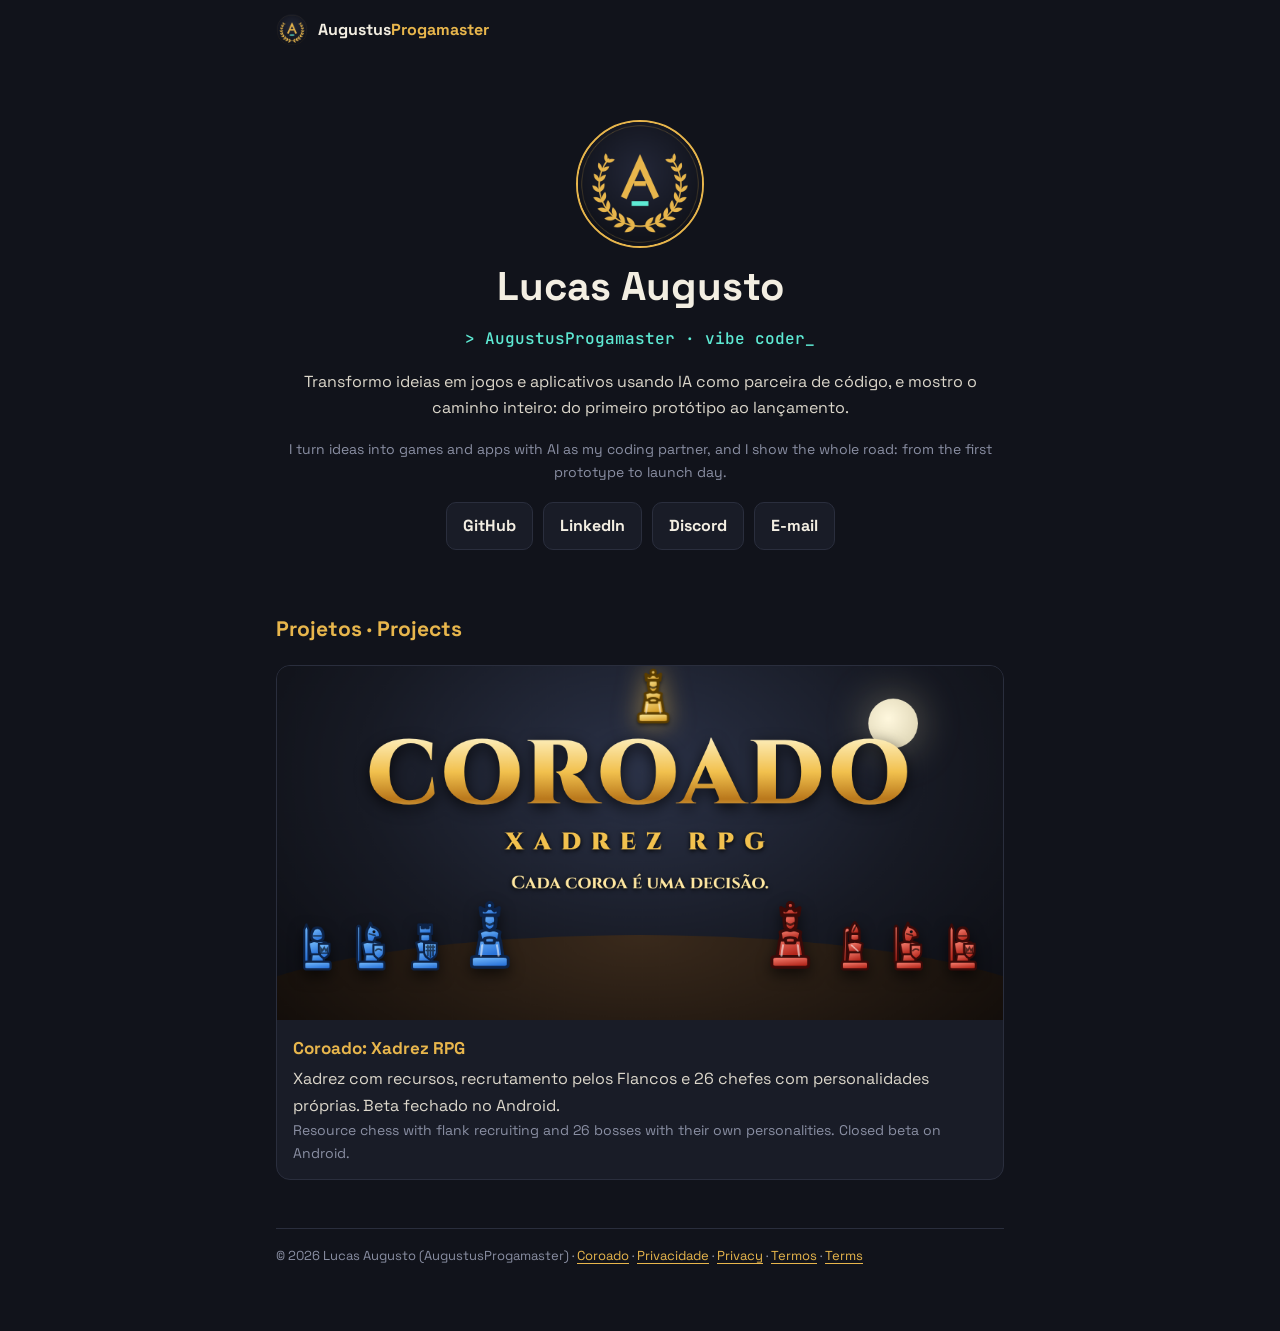
<file: index.html>
<!DOCTYPE html>
<html lang="pt-BR">
<head>
<meta charset="utf-8">
<meta name="viewport" content="width=device-width, initial-scale=1">
<title>AugustusProgamaster · vibe coder</title>
<meta name="theme-color" content="#11131b">
<link rel="icon" href="assets/coroado-icon.svg" type="image/svg+xml">
<link rel="stylesheet" href="assets/site.css">
</head>
<body>
<header class="top"><a class="brand" href="./"><img src="assets/augustus.png" alt=""><span>Augustus<b>Progamaster</b></span></a></header>
<main class="wrap">
<div class="hero">
  <img class="avatar" src="assets/augustus.png" alt="AugustusProgamaster">
  <h1>Lucas Augusto</h1>
  <p class="mono">&gt; AugustusProgamaster · vibe coder_</p>
  <p>Transformo ideias em jogos e aplicativos usando IA como parceira de código, e mostro o caminho inteiro: do primeiro protótipo ao lançamento.</p>
  <p class="muted">I turn ideas into games and apps with AI as my coding partner, and I show the whole road: from the first prototype to launch day.</p>
  <div class="btns">
    <a class="btn" href="https://github.com/AugustusProgamaster">GitHub</a>
    <a class="btn" href="https://www.linkedin.com/in/laoprof/">LinkedIn</a>
    <a class="btn" href="https://discord.gg/r5qRG3N6y">Discord</a>
    <a class="btn" href="mailto:augustusprogamaster@gmail.com">E-mail</a>
  </div>
</div>
<h2>Projetos · Projects</h2>
<a class="card" href="coroado/">
  <img src="assets/coroado-banner.png" alt="Coroado: Xadrez RPG">
  <div class="body"><h3>Coroado: Xadrez RPG</h3><p>Xadrez com recursos, recrutamento pelos Flancos e 26 chefes com personalidades próprias. Beta fechado no Android.</p><p class="muted">Resource chess with flank recruiting and 26 bosses with their own personalities. Closed beta on Android.</p></div>
</a>

<footer>© 2026 Lucas Augusto (AugustusProgamaster) · <a href="coroado/">Coroado</a> · <a href="coroado/privacidade/">Privacidade</a> · <a href="coroado/privacy/">Privacy</a> · <a href="coroado/termos/">Termos</a> · <a href="coroado/terms/">Terms</a></footer>
</main>
</body>
</html>
</file>
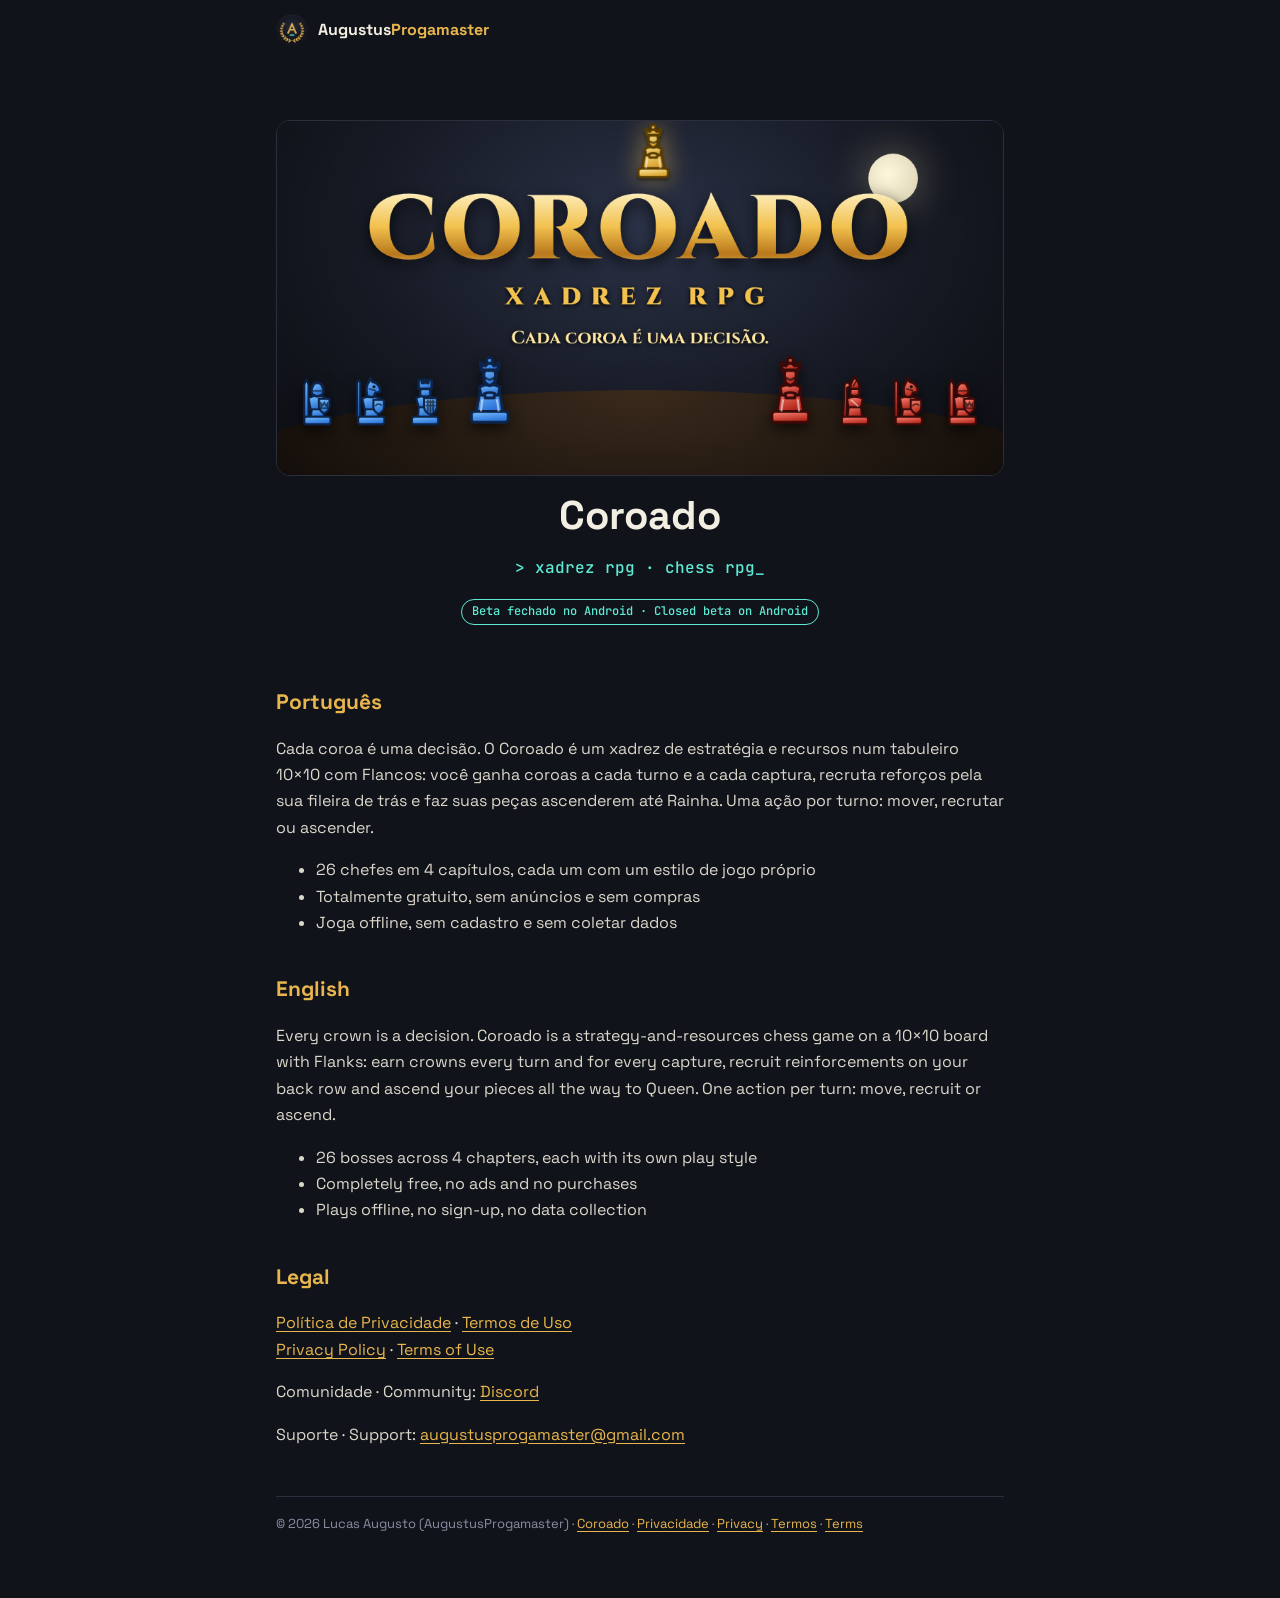
<file: coroado/index.html>
<!DOCTYPE html>
<html lang="pt-BR">
<head>
<meta charset="utf-8">
<meta name="viewport" content="width=device-width, initial-scale=1">
<title>Coroado: Xadrez RPG · Chess RPG</title>
<meta name="theme-color" content="#11131b">
<link rel="icon" href="../assets/coroado-icon.svg" type="image/svg+xml">
<link rel="stylesheet" href="../assets/site.css">
</head>
<body>
<header class="top"><a class="brand" href="../"><img src="../assets/augustus.png" alt=""><span>Augustus<b>Progamaster</b></span></a></header>
<main class="wrap">
<div class="hero">
  <img src="../assets/coroado-banner.png" alt="Coroado: Xadrez RPG" style="width:100%;border-radius:14px;border:1px solid var(--line)">
  <h1>Coroado</h1>
  <p class="mono">&gt; xadrez rpg · chess rpg_</p>
  <p><span class="badge">Beta fechado no Android · Closed beta on Android</span></p>
</div>
<h2>Português</h2>
<p>Cada coroa é uma decisão. O Coroado é um xadrez de estratégia e recursos num tabuleiro 10×10 com Flancos: você ganha coroas a cada turno e a cada captura, recruta reforços pela sua fileira de trás e faz suas peças ascenderem até Rainha. Uma ação por turno: mover, recrutar ou ascender.</p>
<ul>
  <li>26 chefes em 4 capítulos, cada um com um estilo de jogo próprio</li>
  <li>Totalmente gratuito, sem anúncios e sem compras</li>
  <li>Joga offline, sem cadastro e sem coletar dados</li>
</ul>
<h2>English</h2>
<p>Every crown is a decision. Coroado is a strategy-and-resources chess game on a 10×10 board with Flanks: earn crowns every turn and for every capture, recruit reinforcements on your back row and ascend your pieces all the way to Queen. One action per turn: move, recruit or ascend.</p>
<ul>
  <li>26 bosses across 4 chapters, each with its own play style</li>
  <li>Completely free, no ads and no purchases</li>
  <li>Plays offline, no sign-up, no data collection</li>
</ul>
<h2>Legal</h2>
<p><a href="privacidade/">Política de Privacidade</a> · <a href="termos/">Termos de Uso</a><br><a href="privacy/">Privacy Policy</a> · <a href="terms/">Terms of Use</a></p>
<p>Comunidade · Community: <a href="https://discord.gg/r5qRG3N6y">Discord</a></p>
<p>Suporte · Support: <a href="mailto:augustusprogamaster@gmail.com">augustusprogamaster@gmail.com</a></p>

<footer>© 2026 Lucas Augusto (AugustusProgamaster) · <a href="../coroado/">Coroado</a> · <a href="../coroado/privacidade/">Privacidade</a> · <a href="../coroado/privacy/">Privacy</a> · <a href="../coroado/termos/">Termos</a> · <a href="../coroado/terms/">Terms</a></footer>
</main>
</body>
</html>
</file>
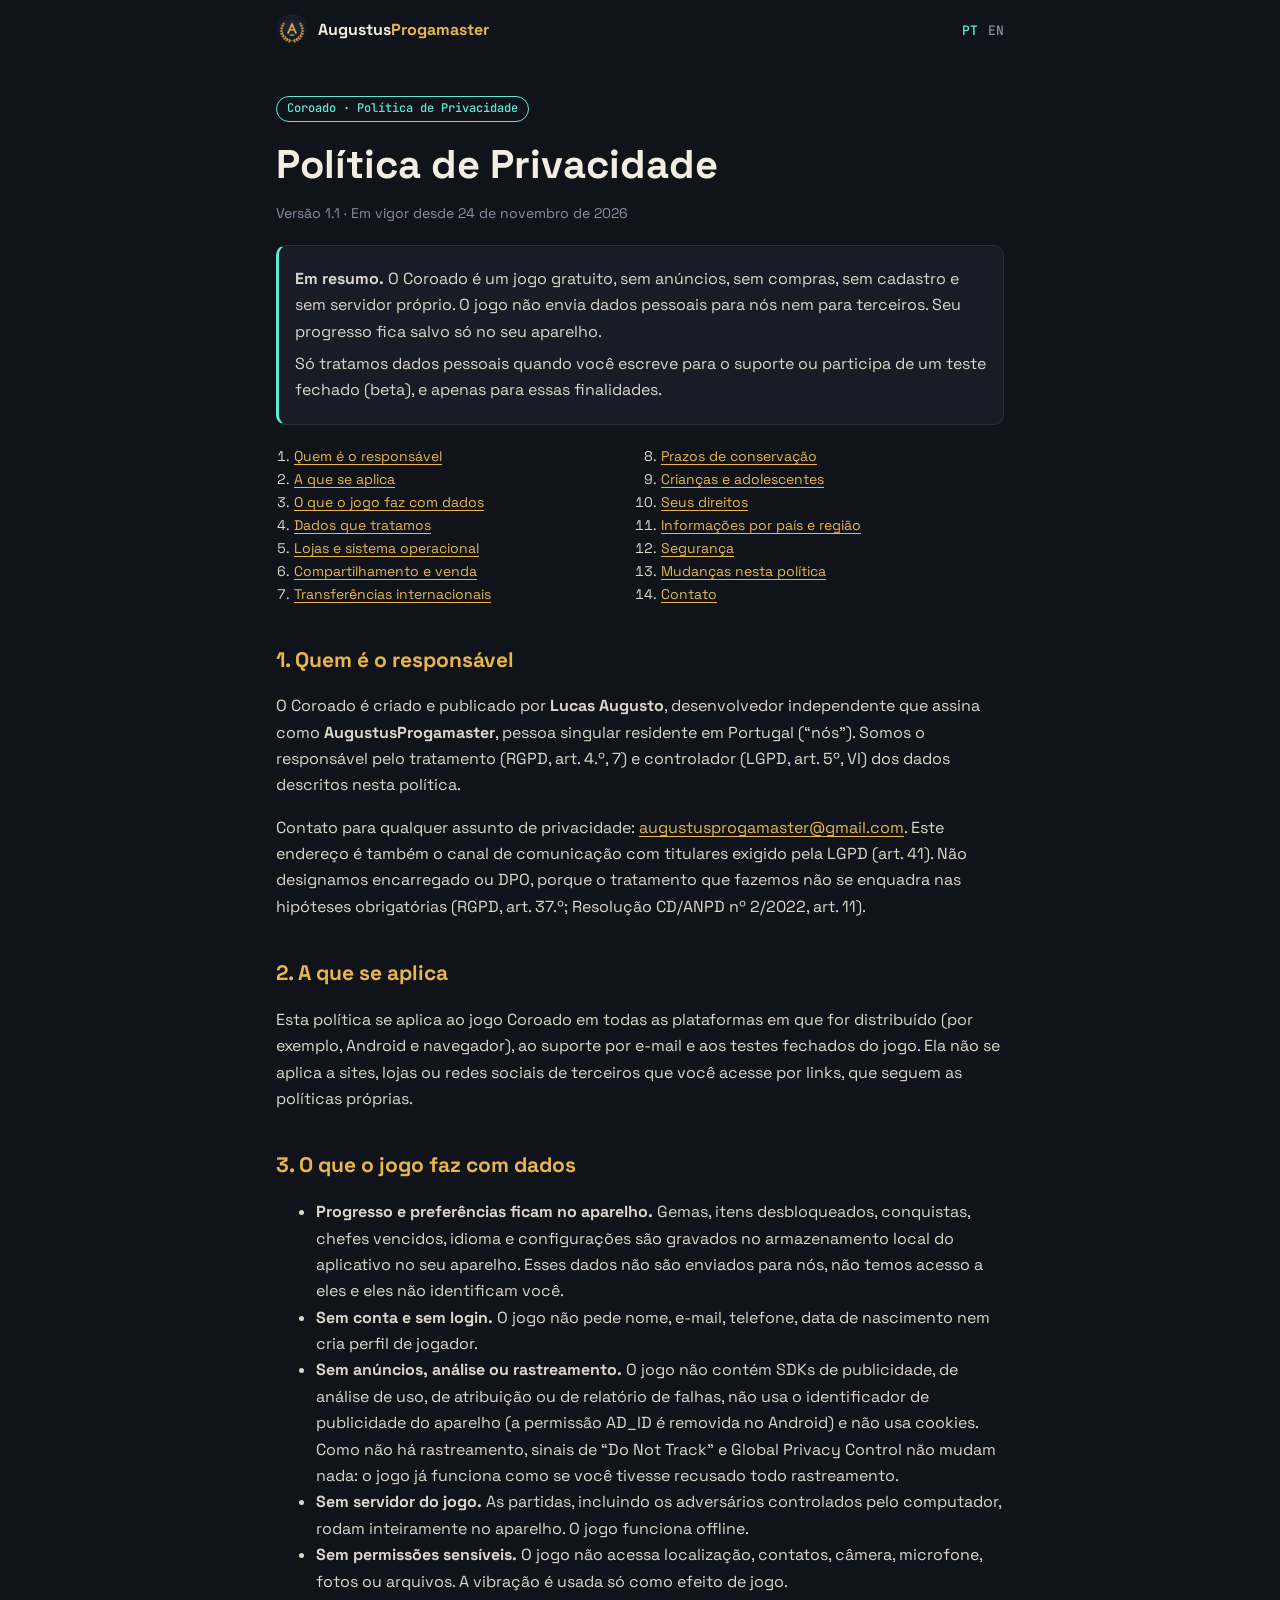
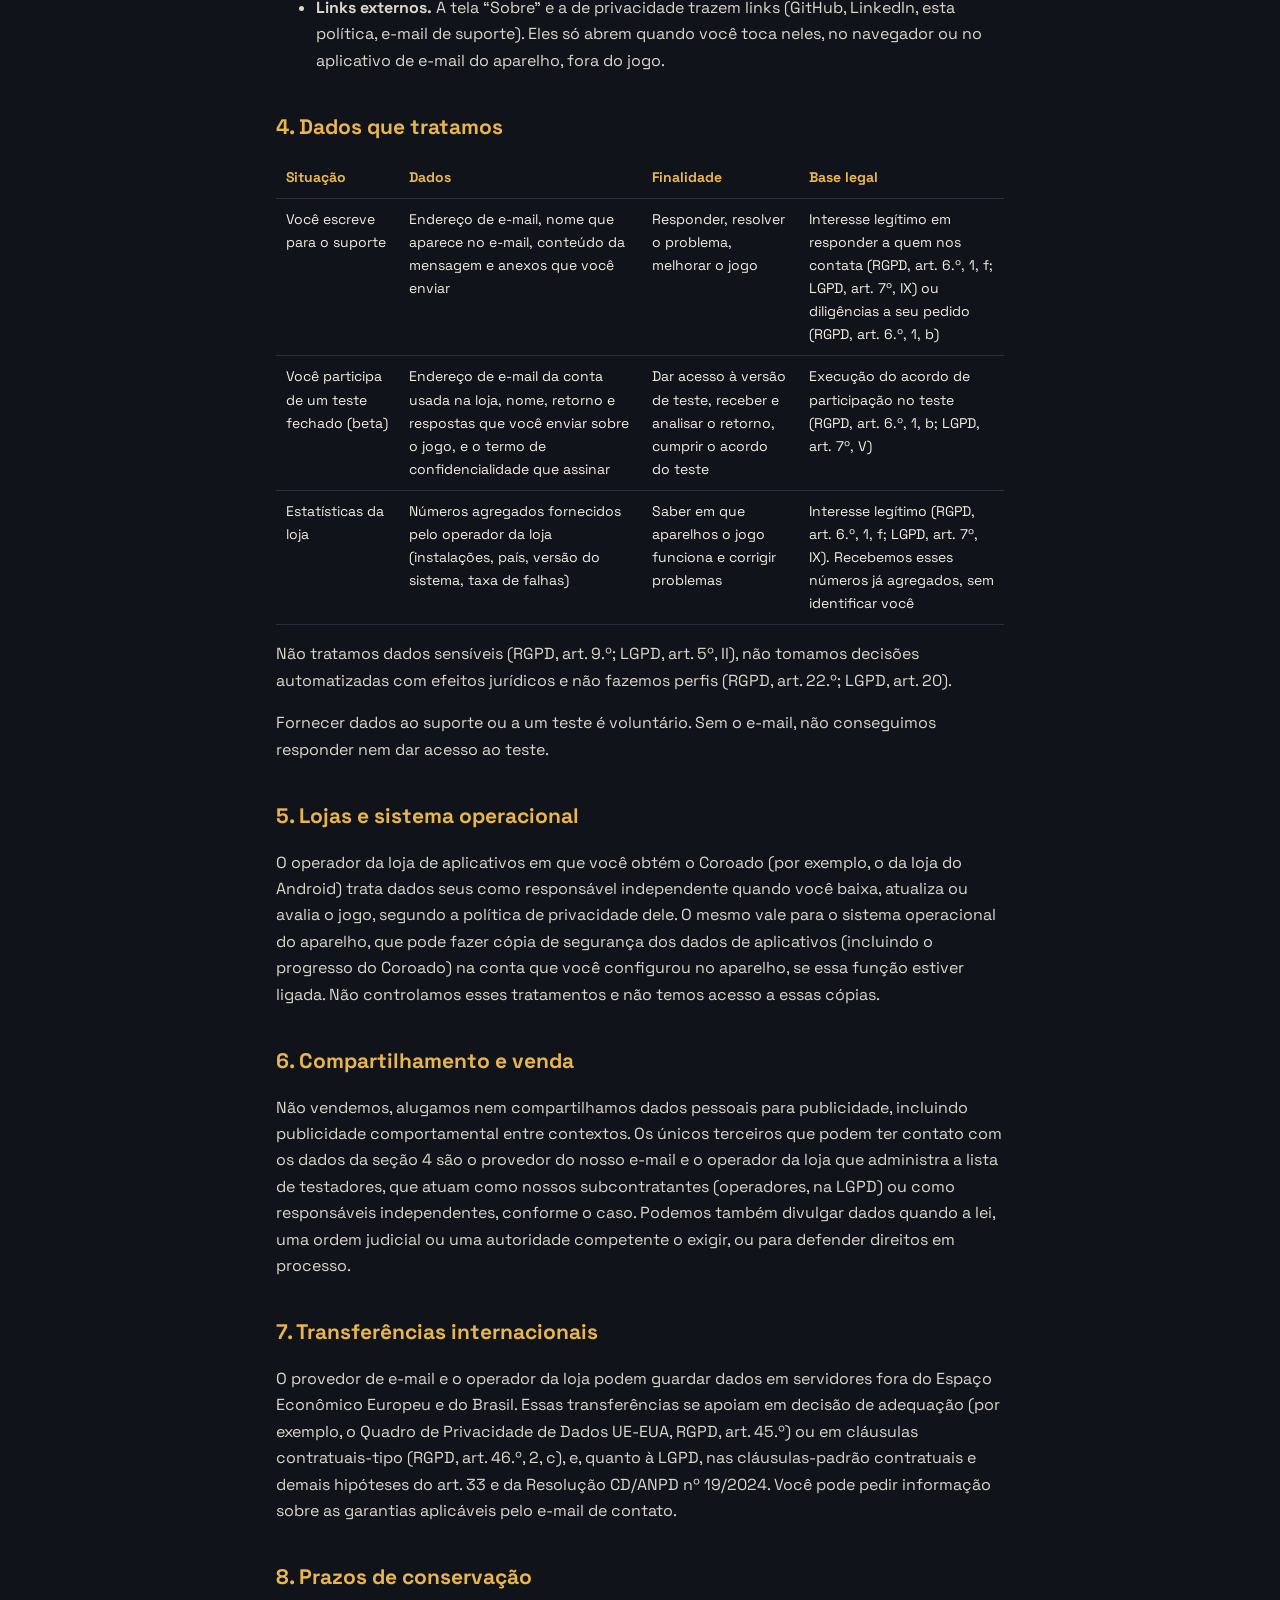
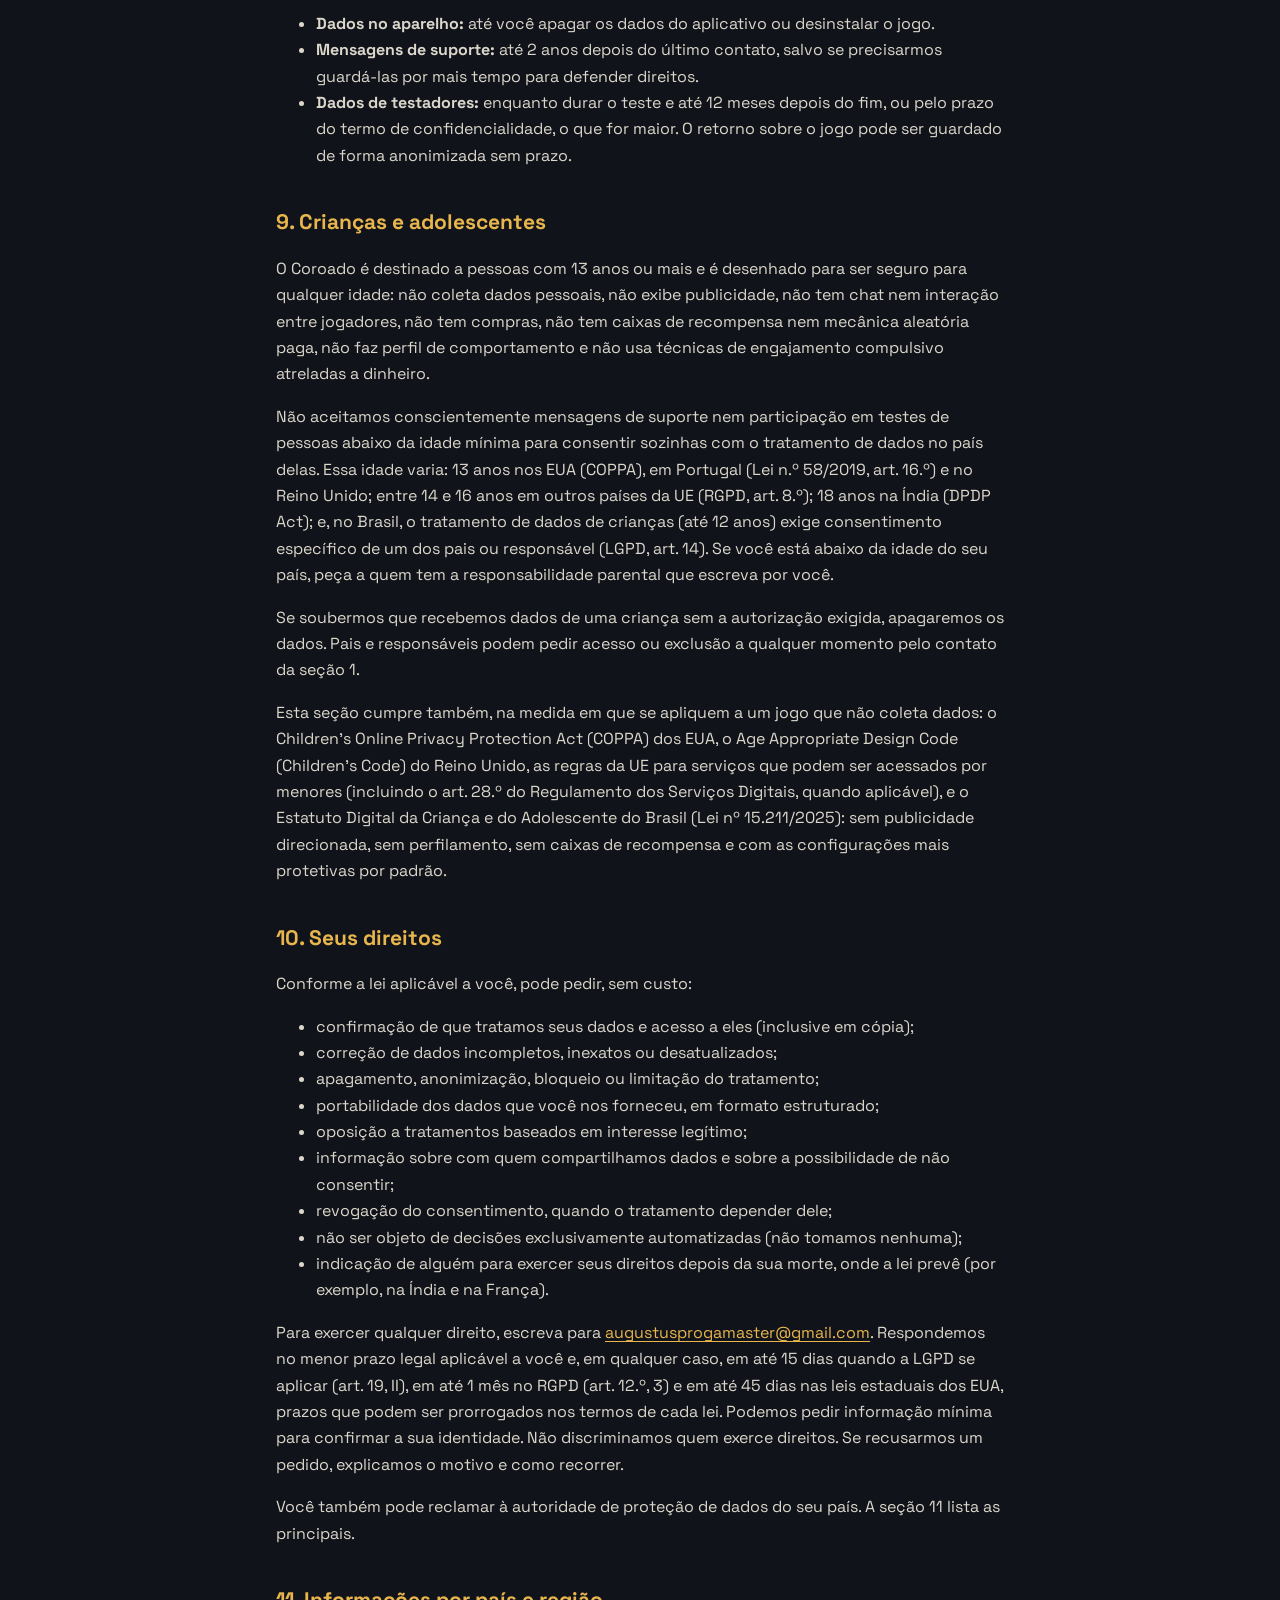
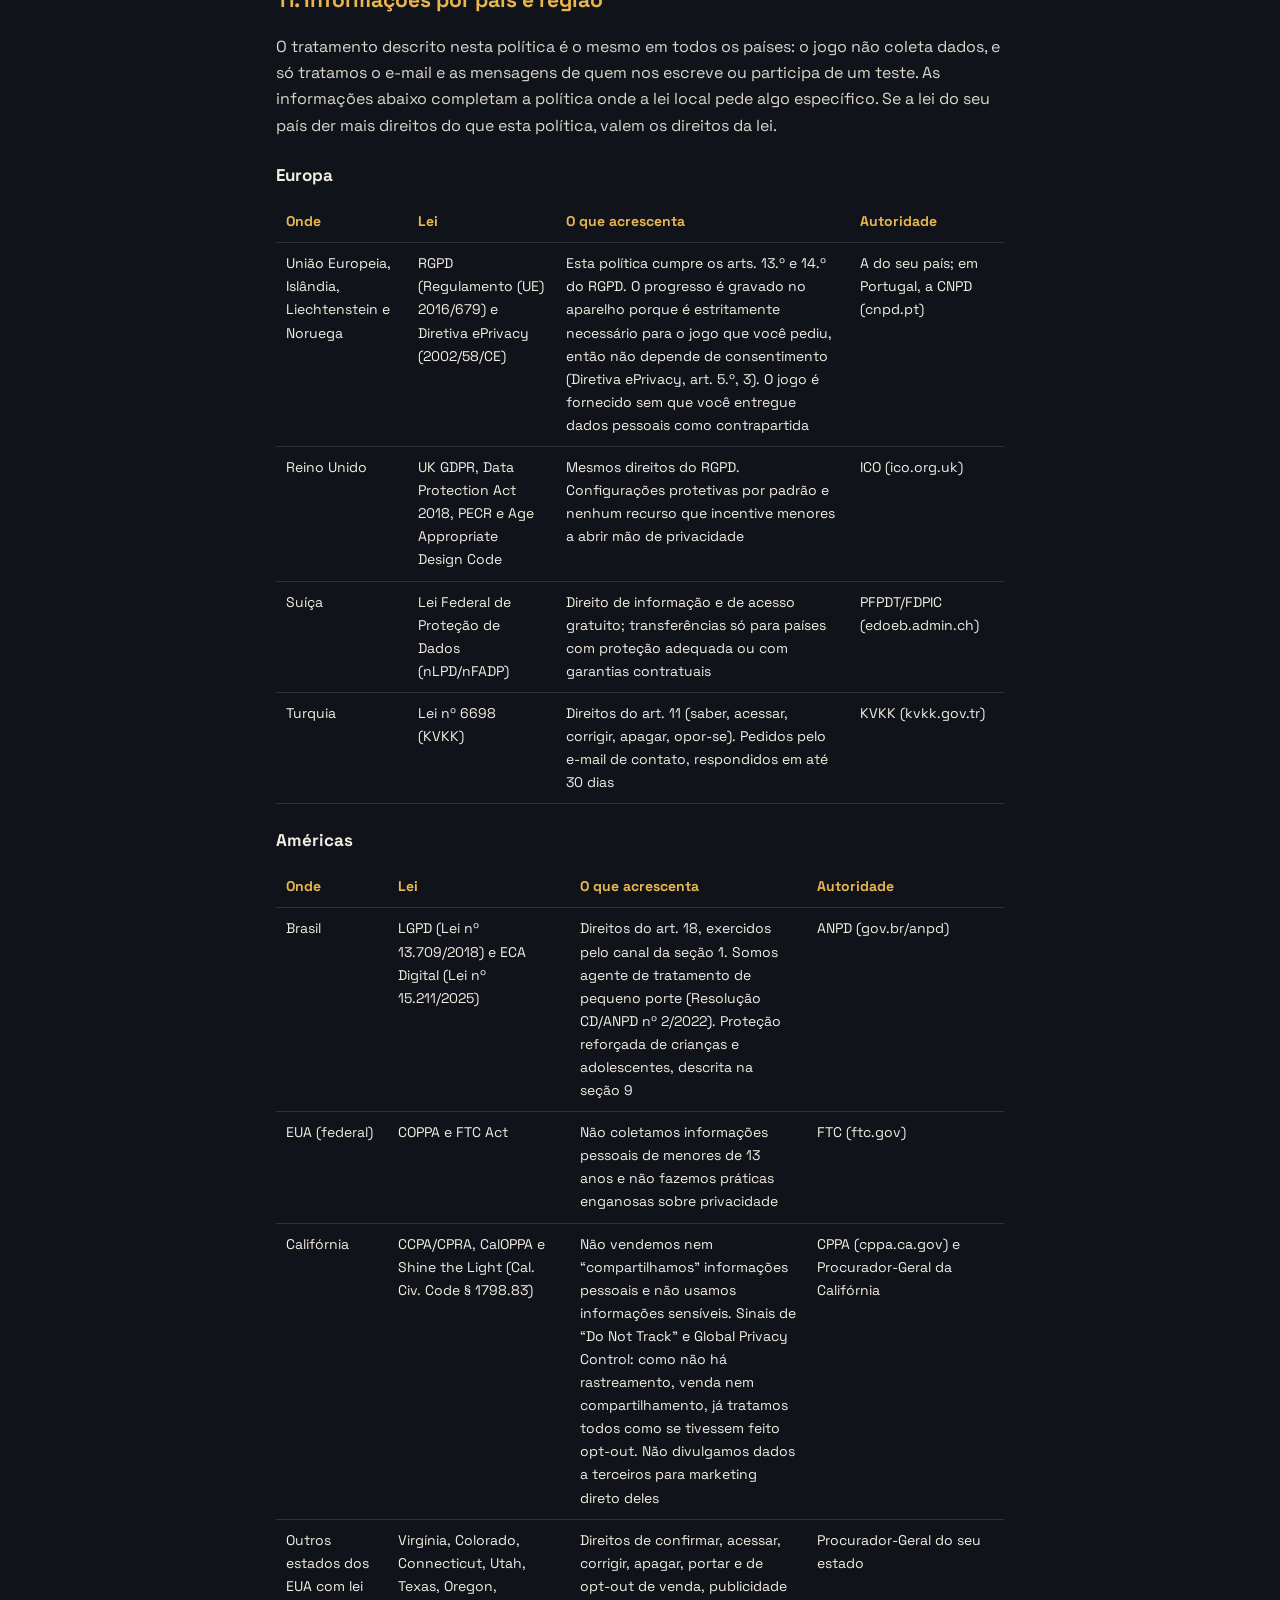
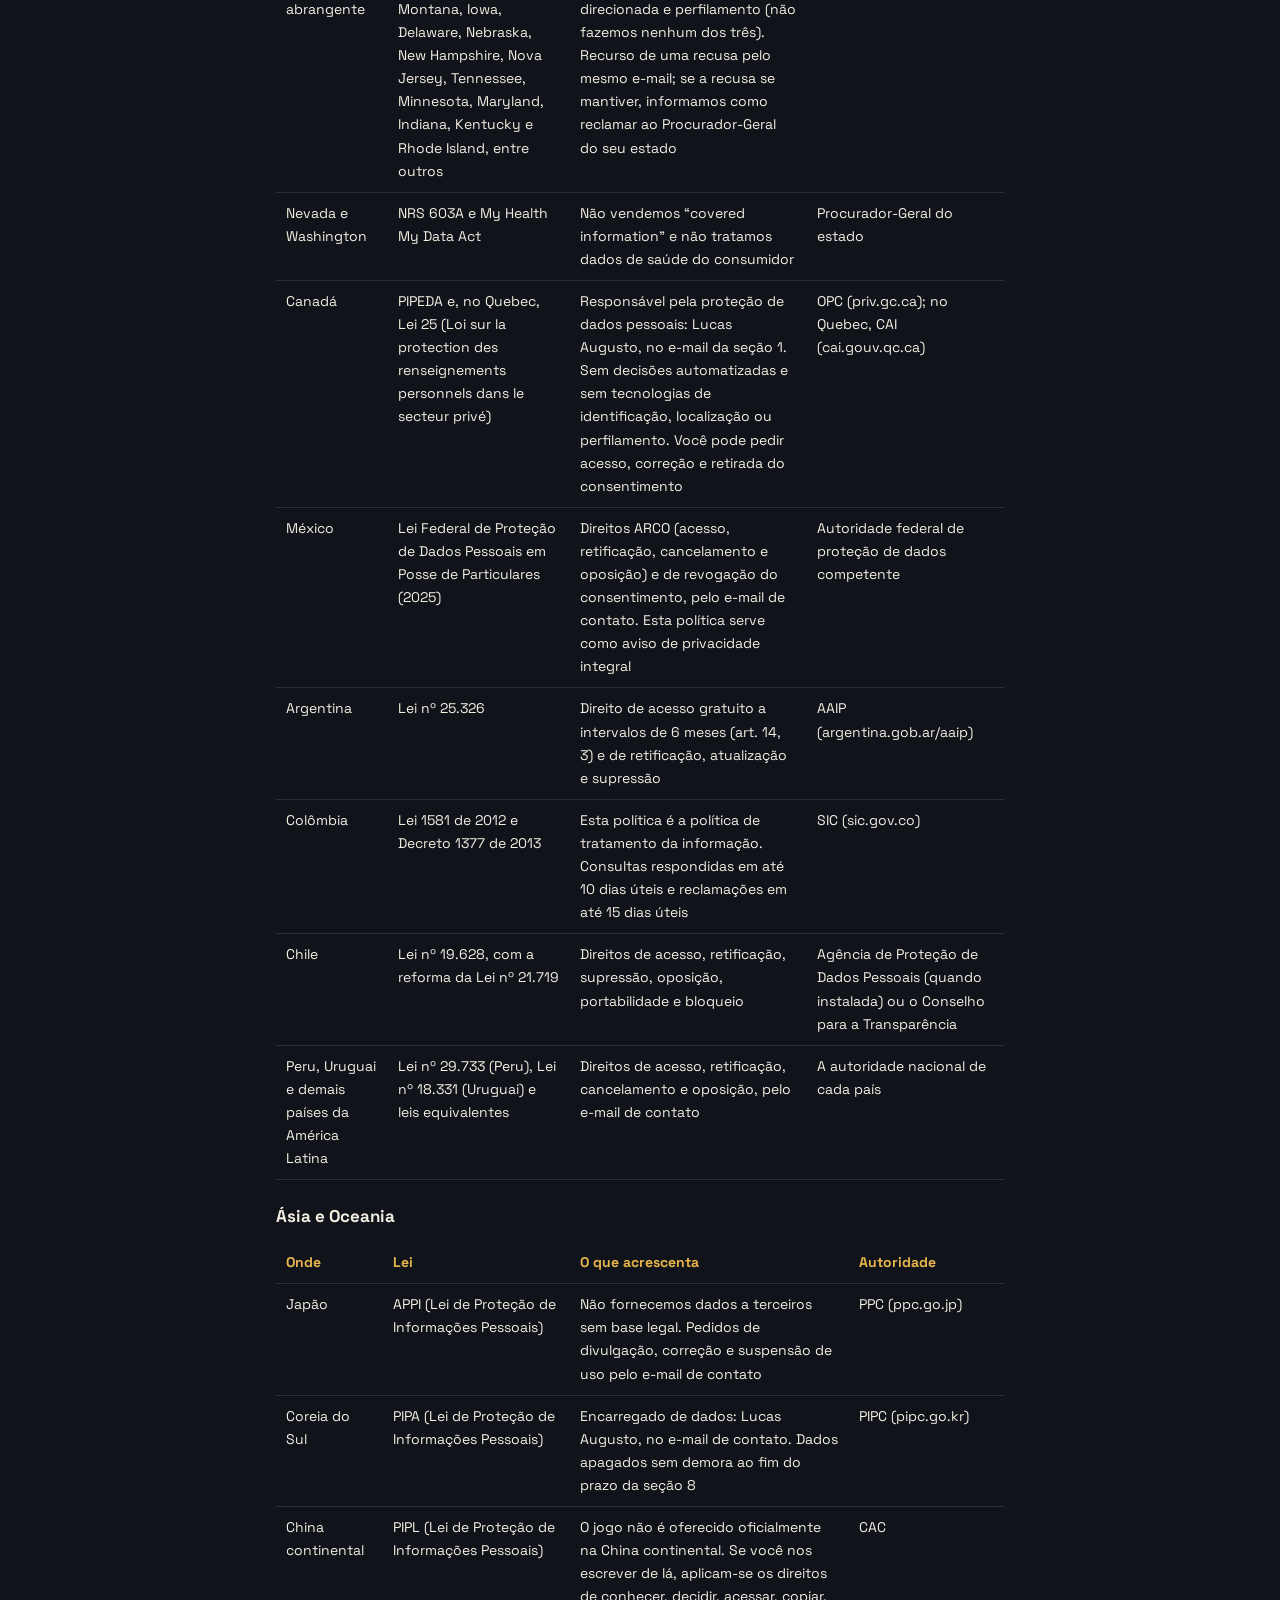
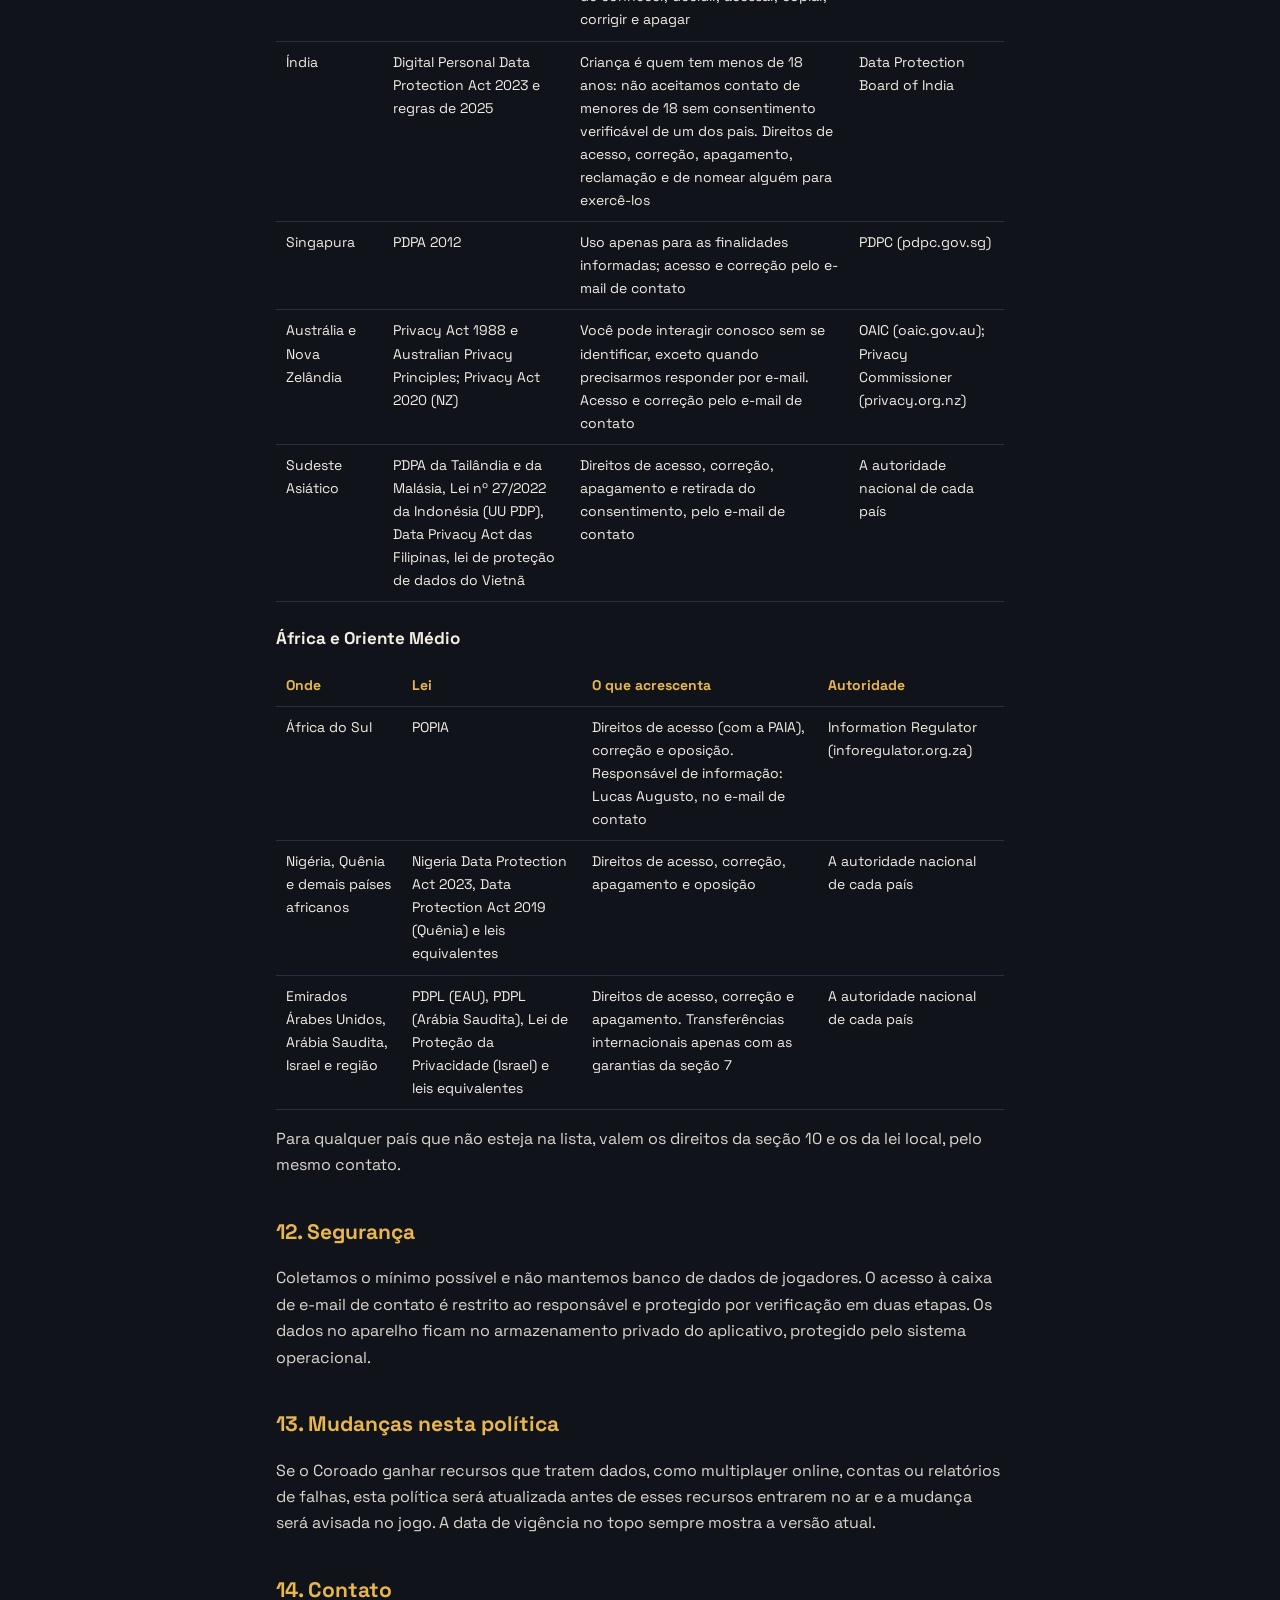
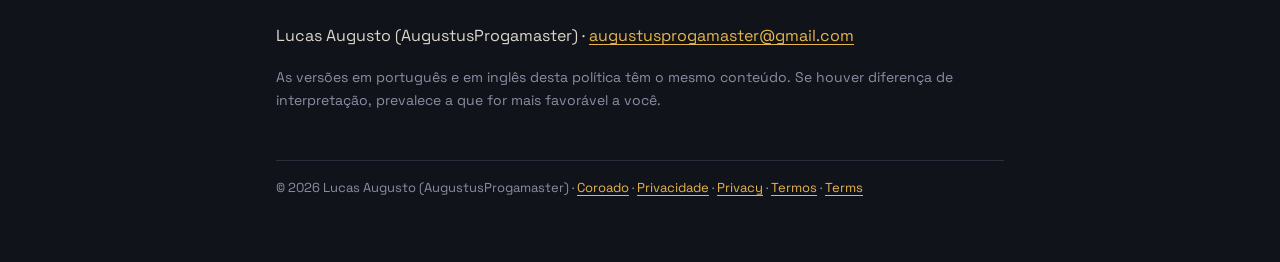
<file: coroado/privacidade/index.html>
<!DOCTYPE html>
<html lang="pt-BR">
<head>
<meta charset="utf-8">
<meta name="viewport" content="width=device-width, initial-scale=1">
<title>Política de Privacidade · Coroado</title>
<meta name="theme-color" content="#11131b">
<link rel="icon" href="../../assets/coroado-icon.svg" type="image/svg+xml">
<link rel="stylesheet" href="../../assets/site.css">
</head>
<body>
<header class="top"><a class="brand" href="../../"><img src="../../assets/augustus.png" alt=""><span>Augustus<b>Progamaster</b></span></a><nav class="lang"><a aria-current="page">PT</a><a href="../privacy/" hreflang="en">EN</a></nav></header>
<main class="wrap">
<p class="badge">Coroado · Política de Privacidade</p>
<h1>Política de Privacidade</h1>
<p class="muted">Versão 1.1 · Em vigor desde 24 de novembro de 2026</p>

<div class="summary">
  <p><b>Em resumo.</b> O Coroado é um jogo gratuito, sem anúncios, sem compras, sem cadastro e sem servidor próprio. O jogo não envia dados pessoais para nós nem para terceiros. Seu progresso fica salvo só no seu aparelho.</p>
  <p>Só tratamos dados pessoais quando você escreve para o suporte ou participa de um teste fechado (beta), e apenas para essas finalidades.</p>
</div>

<ol class="toc">
  <li><a href="#quem">Quem é o responsável</a></li>
  <li><a href="#escopo">A que se aplica</a></li>
  <li><a href="#jogo">O que o jogo faz com dados</a></li>
  <li><a href="#tratamos">Dados que tratamos</a></li>
  <li><a href="#lojas">Lojas e sistema operacional</a></li>
  <li><a href="#partilha">Compartilhamento e venda</a></li>
  <li><a href="#transferencias">Transferências internacionais</a></li>
  <li><a href="#prazos">Prazos de conservação</a></li>
  <li><a href="#criancas">Crianças e adolescentes</a></li>
  <li><a href="#direitos">Seus direitos</a></li>
  <li><a href="#regionais">Informações por país e região</a></li>
  <li><a href="#seguranca">Segurança</a></li>
  <li><a href="#mudancas">Mudanças nesta política</a></li>
  <li><a href="#contato">Contato</a></li>
</ol>

<h2 id="quem">1. Quem é o responsável</h2>
<p>O Coroado é criado e publicado por <b>Lucas Augusto</b>, desenvolvedor independente que assina como <b>AugustusProgamaster</b>, pessoa singular residente em Portugal (“nós”). Somos o responsável pelo tratamento (RGPD, art. 4.º, 7) e controlador (LGPD, art. 5º, VI) dos dados descritos nesta política.</p>
<p>Contato para qualquer assunto de privacidade: <a href="mailto:augustusprogamaster@gmail.com">augustusprogamaster@gmail.com</a>. Este endereço é também o canal de comunicação com titulares exigido pela LGPD (art. 41). Não designamos encarregado ou DPO, porque o tratamento que fazemos não se enquadra nas hipóteses obrigatórias (RGPD, art. 37.º; Resolução CD/ANPD nº 2/2022, art. 11).</p>

<h2 id="escopo">2. A que se aplica</h2>
<p>Esta política se aplica ao jogo Coroado em todas as plataformas em que for distribuído (por exemplo, Android e navegador), ao suporte por e-mail e aos testes fechados do jogo. Ela não se aplica a sites, lojas ou redes sociais de terceiros que você acesse por links, que seguem as políticas próprias.</p>

<h2 id="jogo">3. O que o jogo faz com dados</h2>
<ul>
  <li><b>Progresso e preferências ficam no aparelho.</b> Gemas, itens desbloqueados, conquistas, chefes vencidos, idioma e configurações são gravados no armazenamento local do aplicativo no seu aparelho. Esses dados não são enviados para nós, não temos acesso a eles e eles não identificam você.</li>
  <li><b>Sem conta e sem login.</b> O jogo não pede nome, e-mail, telefone, data de nascimento nem cria perfil de jogador.</li>
  <li><b>Sem anúncios, análise ou rastreamento.</b> O jogo não contém SDKs de publicidade, de análise de uso, de atribuição ou de relatório de falhas, não usa o identificador de publicidade do aparelho (a permissão AD_ID é removida no Android) e não usa cookies. Como não há rastreamento, sinais de “Do Not Track” e Global Privacy Control não mudam nada: o jogo já funciona como se você tivesse recusado todo rastreamento.</li>
  <li><b>Sem servidor do jogo.</b> As partidas, incluindo os adversários controlados pelo computador, rodam inteiramente no aparelho. O jogo funciona offline.</li>
  <li><b>Sem permissões sensíveis.</b> O jogo não acessa localização, contatos, câmera, microfone, fotos ou arquivos. A vibração é usada só como efeito de jogo.</li>
  <li><b>Links externos.</b> A tela “Sobre” e a de privacidade trazem links (GitHub, LinkedIn, esta política, e-mail de suporte). Eles só abrem quando você toca neles, no navegador ou no aplicativo de e-mail do aparelho, fora do jogo.</li>
</ul>

<h2 id="tratamos">4. Dados que tratamos</h2>
<table>
  <tr><th>Situação</th><th>Dados</th><th>Finalidade</th><th>Base legal</th></tr>
  <tr><td>Você escreve para o suporte</td><td>Endereço de e-mail, nome que aparece no e-mail, conteúdo da mensagem e anexos que você enviar</td><td>Responder, resolver o problema, melhorar o jogo</td><td>Interesse legítimo em responder a quem nos contata (RGPD, art. 6.º, 1, f; LGPD, art. 7º, IX) ou diligências a seu pedido (RGPD, art. 6.º, 1, b)</td></tr>
  <tr><td>Você participa de um teste fechado (beta)</td><td>Endereço de e-mail da conta usada na loja, nome, retorno e respostas que você enviar sobre o jogo, e o termo de confidencialidade que assinar</td><td>Dar acesso à versão de teste, receber e analisar o retorno, cumprir o acordo do teste</td><td>Execução do acordo de participação no teste (RGPD, art. 6.º, 1, b; LGPD, art. 7º, V)</td></tr>
  <tr><td>Estatísticas da loja</td><td>Números agregados fornecidos pelo operador da loja (instalações, país, versão do sistema, taxa de falhas)</td><td>Saber em que aparelhos o jogo funciona e corrigir problemas</td><td>Interesse legítimo (RGPD, art. 6.º, 1, f; LGPD, art. 7º, IX). Recebemos esses números já agregados, sem identificar você</td></tr>
</table>
<p>Não tratamos dados sensíveis (RGPD, art. 9.º; LGPD, art. 5º, II), não tomamos decisões automatizadas com efeitos jurídicos e não fazemos perfis (RGPD, art. 22.º; LGPD, art. 20).</p>
<p>Fornecer dados ao suporte ou a um teste é voluntário. Sem o e-mail, não conseguimos responder nem dar acesso ao teste.</p>

<h2 id="lojas">5. Lojas e sistema operacional</h2>
<p>O operador da loja de aplicativos em que você obtém o Coroado (por exemplo, o da loja do Android) trata dados seus como responsável independente quando você baixa, atualiza ou avalia o jogo, segundo a política de privacidade dele. O mesmo vale para o sistema operacional do aparelho, que pode fazer cópia de segurança dos dados de aplicativos (incluindo o progresso do Coroado) na conta que você configurou no aparelho, se essa função estiver ligada. Não controlamos esses tratamentos e não temos acesso a essas cópias.</p>

<h2 id="partilha">6. Compartilhamento e venda</h2>
<p>Não vendemos, alugamos nem compartilhamos dados pessoais para publicidade, incluindo publicidade comportamental entre contextos. Os únicos terceiros que podem ter contato com os dados da seção 4 são o provedor do nosso e-mail e o operador da loja que administra a lista de testadores, que atuam como nossos subcontratantes (operadores, na LGPD) ou como responsáveis independentes, conforme o caso. Podemos também divulgar dados quando a lei, uma ordem judicial ou uma autoridade competente o exigir, ou para defender direitos em processo.</p>

<h2 id="transferencias">7. Transferências internacionais</h2>
<p>O provedor de e-mail e o operador da loja podem guardar dados em servidores fora do Espaço Econômico Europeu e do Brasil. Essas transferências se apoiam em decisão de adequação (por exemplo, o Quadro de Privacidade de Dados UE-EUA, RGPD, art. 45.º) ou em cláusulas contratuais-tipo (RGPD, art. 46.º, 2, c), e, quanto à LGPD, nas cláusulas-padrão contratuais e demais hipóteses do art. 33 e da Resolução CD/ANPD nº 19/2024. Você pode pedir informação sobre as garantias aplicáveis pelo e-mail de contato.</p>

<h2 id="prazos">8. Prazos de conservação</h2>
<ul>
  <li><b>Dados no aparelho:</b> até você apagar os dados do aplicativo ou desinstalar o jogo.</li>
  <li><b>Mensagens de suporte:</b> até 2 anos depois do último contato, salvo se precisarmos guardá-las por mais tempo para defender direitos.</li>
  <li><b>Dados de testadores:</b> enquanto durar o teste e até 12 meses depois do fim, ou pelo prazo do termo de confidencialidade, o que for maior. O retorno sobre o jogo pode ser guardado de forma anonimizada sem prazo.</li>
</ul>

<h2 id="criancas">9. Crianças e adolescentes</h2>
<p>O Coroado é destinado a pessoas com 13 anos ou mais e é desenhado para ser seguro para qualquer idade: não coleta dados pessoais, não exibe publicidade, não tem chat nem interação entre jogadores, não tem compras, não tem caixas de recompensa nem mecânica aleatória paga, não faz perfil de comportamento e não usa técnicas de engajamento compulsivo atreladas a dinheiro.</p>
<p>Não aceitamos conscientemente mensagens de suporte nem participação em testes de pessoas abaixo da idade mínima para consentir sozinhas com o tratamento de dados no país delas. Essa idade varia: 13 anos nos EUA (COPPA), em Portugal (Lei n.º 58/2019, art. 16.º) e no Reino Unido; entre 14 e 16 anos em outros países da UE (RGPD, art. 8.º); 18 anos na Índia (DPDP Act); e, no Brasil, o tratamento de dados de crianças (até 12 anos) exige consentimento específico de um dos pais ou responsável (LGPD, art. 14). Se você está abaixo da idade do seu país, peça a quem tem a responsabilidade parental que escreva por você.</p>
<p>Se soubermos que recebemos dados de uma criança sem a autorização exigida, apagaremos os dados. Pais e responsáveis podem pedir acesso ou exclusão a qualquer momento pelo contato da seção 1.</p>
<p>Esta seção cumpre também, na medida em que se apliquem a um jogo que não coleta dados: o Children’s Online Privacy Protection Act (COPPA) dos EUA, o Age Appropriate Design Code (Children’s Code) do Reino Unido, as regras da UE para serviços que podem ser acessados por menores (incluindo o art. 28.º do Regulamento dos Serviços Digitais, quando aplicável), e o Estatuto Digital da Criança e do Adolescente do Brasil (Lei nº 15.211/2025): sem publicidade direcionada, sem perfilamento, sem caixas de recompensa e com as configurações mais protetivas por padrão.</p>

<h2 id="direitos">10. Seus direitos</h2>
<p>Conforme a lei aplicável a você, pode pedir, sem custo:</p>
<ul>
  <li>confirmação de que tratamos seus dados e acesso a eles (inclusive em cópia);</li>
  <li>correção de dados incompletos, inexatos ou desatualizados;</li>
  <li>apagamento, anonimização, bloqueio ou limitação do tratamento;</li>
  <li>portabilidade dos dados que você nos forneceu, em formato estruturado;</li>
  <li>oposição a tratamentos baseados em interesse legítimo;</li>
  <li>informação sobre com quem compartilhamos dados e sobre a possibilidade de não consentir;</li>
  <li>revogação do consentimento, quando o tratamento depender dele;</li>
  <li>não ser objeto de decisões exclusivamente automatizadas (não tomamos nenhuma);</li>
  <li>indicação de alguém para exercer seus direitos depois da sua morte, onde a lei prevê (por exemplo, na Índia e na França).</li>
</ul>
<p>Para exercer qualquer direito, escreva para <a href="mailto:augustusprogamaster@gmail.com">augustusprogamaster@gmail.com</a>. Respondemos no menor prazo legal aplicável a você e, em qualquer caso, em até 15 dias quando a LGPD se aplicar (art. 19, II), em até 1 mês no RGPD (art. 12.º, 3) e em até 45 dias nas leis estaduais dos EUA, prazos que podem ser prorrogados nos termos de cada lei. Podemos pedir informação mínima para confirmar a sua identidade. Não discriminamos quem exerce direitos. Se recusarmos um pedido, explicamos o motivo e como recorrer.</p>
<p>Você também pode reclamar à autoridade de proteção de dados do seu país. A seção 11 lista as principais.</p>

<h2 id="regionais">11. Informações por país e região</h2>
<p>O tratamento descrito nesta política é o mesmo em todos os países: o jogo não coleta dados, e só tratamos o e-mail e as mensagens de quem nos escreve ou participa de um teste. As informações abaixo completam a política onde a lei local pede algo específico. Se a lei do seu país der mais direitos do que esta política, valem os direitos da lei.</p>

<h3>Europa</h3>
<table>
  <tr><th>Onde</th><th>Lei</th><th>O que acrescenta</th><th>Autoridade</th></tr>
  <tr><td>União Europeia, Islândia, Liechtenstein e Noruega</td><td>RGPD (Regulamento (UE) 2016/679) e Diretiva ePrivacy (2002/58/CE)</td><td>Esta política cumpre os arts. 13.º e 14.º do RGPD. O progresso é gravado no aparelho porque é estritamente necessário para o jogo que você pediu, então não depende de consentimento (Diretiva ePrivacy, art. 5.º, 3). O jogo é fornecido sem que você entregue dados pessoais como contrapartida</td><td>A do seu país; em Portugal, a CNPD (cnpd.pt)</td></tr>
  <tr><td>Reino Unido</td><td>UK GDPR, Data Protection Act 2018, PECR e Age Appropriate Design Code</td><td>Mesmos direitos do RGPD. Configurações protetivas por padrão e nenhum recurso que incentive menores a abrir mão de privacidade</td><td>ICO (ico.org.uk)</td></tr>
  <tr><td>Suíça</td><td>Lei Federal de Proteção de Dados (nLPD/nFADP)</td><td>Direito de informação e de acesso gratuito; transferências só para países com proteção adequada ou com garantias contratuais</td><td>PFPDT/FDPIC (edoeb.admin.ch)</td></tr>
  <tr><td>Turquia</td><td>Lei nº 6698 (KVKK)</td><td>Direitos do art. 11 (saber, acessar, corrigir, apagar, opor-se). Pedidos pelo e-mail de contato, respondidos em até 30 dias</td><td>KVKK (kvkk.gov.tr)</td></tr>
</table>

<h3>Américas</h3>
<table>
  <tr><th>Onde</th><th>Lei</th><th>O que acrescenta</th><th>Autoridade</th></tr>
  <tr><td>Brasil</td><td>LGPD (Lei nº 13.709/2018) e ECA Digital (Lei nº 15.211/2025)</td><td>Direitos do art. 18, exercidos pelo canal da seção 1. Somos agente de tratamento de pequeno porte (Resolução CD/ANPD nº 2/2022). Proteção reforçada de crianças e adolescentes, descrita na seção 9</td><td>ANPD (gov.br/anpd)</td></tr>
  <tr><td>EUA (federal)</td><td>COPPA e FTC Act</td><td>Não coletamos informações pessoais de menores de 13 anos e não fazemos práticas enganosas sobre privacidade</td><td>FTC (ftc.gov)</td></tr>
  <tr><td>Califórnia</td><td>CCPA/CPRA, CalOPPA e Shine the Light (Cal. Civ. Code § 1798.83)</td><td>Não vendemos nem “compartilhamos” informações pessoais e não usamos informações sensíveis. Sinais de “Do Not Track” e Global Privacy Control: como não há rastreamento, venda nem compartilhamento, já tratamos todos como se tivessem feito opt-out. Não divulgamos dados a terceiros para marketing direto deles</td><td>CPPA (cppa.ca.gov) e Procurador-Geral da Califórnia</td></tr>
  <tr><td>Outros estados dos EUA com lei abrangente</td><td>Virgínia, Colorado, Connecticut, Utah, Texas, Oregon, Montana, Iowa, Delaware, Nebraska, New Hampshire, Nova Jersey, Tennessee, Minnesota, Maryland, Indiana, Kentucky e Rhode Island, entre outros</td><td>Direitos de confirmar, acessar, corrigir, apagar, portar e de opt-out de venda, publicidade direcionada e perfilamento (não fazemos nenhum dos três). Recurso de uma recusa pelo mesmo e-mail; se a recusa se mantiver, informamos como reclamar ao Procurador-Geral do seu estado</td><td>Procurador-Geral do seu estado</td></tr>
  <tr><td>Nevada e Washington</td><td>NRS 603A e My Health My Data Act</td><td>Não vendemos “covered information” e não tratamos dados de saúde do consumidor</td><td>Procurador-Geral do estado</td></tr>
  <tr><td>Canadá</td><td>PIPEDA e, no Quebec, Lei 25 (Loi sur la protection des renseignements personnels dans le secteur privé)</td><td>Responsável pela proteção de dados pessoais: Lucas Augusto, no e-mail da seção 1. Sem decisões automatizadas e sem tecnologias de identificação, localização ou perfilamento. Você pode pedir acesso, correção e retirada do consentimento</td><td>OPC (priv.gc.ca); no Quebec, CAI (cai.gouv.qc.ca)</td></tr>
  <tr><td>México</td><td>Lei Federal de Proteção de Dados Pessoais em Posse de Particulares (2025)</td><td>Direitos ARCO (acesso, retificação, cancelamento e oposição) e de revogação do consentimento, pelo e-mail de contato. Esta política serve como aviso de privacidade integral</td><td>Autoridade federal de proteção de dados competente</td></tr>
  <tr><td>Argentina</td><td>Lei nº 25.326</td><td>Direito de acesso gratuito a intervalos de 6 meses (art. 14, 3) e de retificação, atualização e supressão</td><td>AAIP (argentina.gob.ar/aaip)</td></tr>
  <tr><td>Colômbia</td><td>Lei 1581 de 2012 e Decreto 1377 de 2013</td><td>Esta política é a política de tratamento da informação. Consultas respondidas em até 10 dias úteis e reclamações em até 15 dias úteis</td><td>SIC (sic.gov.co)</td></tr>
  <tr><td>Chile</td><td>Lei nº 19.628, com a reforma da Lei nº 21.719</td><td>Direitos de acesso, retificação, supressão, oposição, portabilidade e bloqueio</td><td>Agência de Proteção de Dados Pessoais (quando instalada) ou o Conselho para a Transparência</td></tr>
  <tr><td>Peru, Uruguai e demais países da América Latina</td><td>Lei nº 29.733 (Peru), Lei nº 18.331 (Uruguai) e leis equivalentes</td><td>Direitos de acesso, retificação, cancelamento e oposição, pelo e-mail de contato</td><td>A autoridade nacional de cada país</td></tr>
</table>

<h3>Ásia e Oceania</h3>
<table>
  <tr><th>Onde</th><th>Lei</th><th>O que acrescenta</th><th>Autoridade</th></tr>
  <tr><td>Japão</td><td>APPI (Lei de Proteção de Informações Pessoais)</td><td>Não fornecemos dados a terceiros sem base legal. Pedidos de divulgação, correção e suspensão de uso pelo e-mail de contato</td><td>PPC (ppc.go.jp)</td></tr>
  <tr><td>Coreia do Sul</td><td>PIPA (Lei de Proteção de Informações Pessoais)</td><td>Encarregado de dados: Lucas Augusto, no e-mail de contato. Dados apagados sem demora ao fim do prazo da seção 8</td><td>PIPC (pipc.go.kr)</td></tr>
  <tr><td>China continental</td><td>PIPL (Lei de Proteção de Informações Pessoais)</td><td>O jogo não é oferecido oficialmente na China continental. Se você nos escrever de lá, aplicam-se os direitos de conhecer, decidir, acessar, copiar, corrigir e apagar</td><td>CAC</td></tr>
  <tr><td>Índia</td><td>Digital Personal Data Protection Act 2023 e regras de 2025</td><td>Criança é quem tem menos de 18 anos: não aceitamos contato de menores de 18 sem consentimento verificável de um dos pais. Direitos de acesso, correção, apagamento, reclamação e de nomear alguém para exercê-los</td><td>Data Protection Board of India</td></tr>
  <tr><td>Singapura</td><td>PDPA 2012</td><td>Uso apenas para as finalidades informadas; acesso e correção pelo e-mail de contato</td><td>PDPC (pdpc.gov.sg)</td></tr>
  <tr><td>Austrália e Nova Zelândia</td><td>Privacy Act 1988 e Australian Privacy Principles; Privacy Act 2020 (NZ)</td><td>Você pode interagir conosco sem se identificar, exceto quando precisarmos responder por e-mail. Acesso e correção pelo e-mail de contato</td><td>OAIC (oaic.gov.au); Privacy Commissioner (privacy.org.nz)</td></tr>
  <tr><td>Sudeste Asiático</td><td>PDPA da Tailândia e da Malásia, Lei nº 27/2022 da Indonésia (UU PDP), Data Privacy Act das Filipinas, lei de proteção de dados do Vietnã</td><td>Direitos de acesso, correção, apagamento e retirada do consentimento, pelo e-mail de contato</td><td>A autoridade nacional de cada país</td></tr>
</table>

<h3>África e Oriente Médio</h3>
<table>
  <tr><th>Onde</th><th>Lei</th><th>O que acrescenta</th><th>Autoridade</th></tr>
  <tr><td>África do Sul</td><td>POPIA</td><td>Direitos de acesso (com a PAIA), correção e oposição. Responsável de informação: Lucas Augusto, no e-mail de contato</td><td>Information Regulator (inforegulator.org.za)</td></tr>
  <tr><td>Nigéria, Quênia e demais países africanos</td><td>Nigeria Data Protection Act 2023, Data Protection Act 2019 (Quênia) e leis equivalentes</td><td>Direitos de acesso, correção, apagamento e oposição</td><td>A autoridade nacional de cada país</td></tr>
  <tr><td>Emirados Árabes Unidos, Arábia Saudita, Israel e região</td><td>PDPL (EAU), PDPL (Arábia Saudita), Lei de Proteção da Privacidade (Israel) e leis equivalentes</td><td>Direitos de acesso, correção e apagamento. Transferências internacionais apenas com as garantias da seção 7</td><td>A autoridade nacional de cada país</td></tr>
</table>
<p>Para qualquer país que não esteja na lista, valem os direitos da seção 10 e os da lei local, pelo mesmo contato.</p>

<h2 id="seguranca">12. Segurança</h2>
<p>Coletamos o mínimo possível e não mantemos banco de dados de jogadores. O acesso à caixa de e-mail de contato é restrito ao responsável e protegido por verificação em duas etapas. Os dados no aparelho ficam no armazenamento privado do aplicativo, protegido pelo sistema operacional.</p>

<h2 id="mudancas">13. Mudanças nesta política</h2>
<p>Se o Coroado ganhar recursos que tratem dados, como multiplayer online, contas ou relatórios de falhas, esta política será atualizada antes de esses recursos entrarem no ar e a mudança será avisada no jogo. A data de vigência no topo sempre mostra a versão atual.</p>

<h2 id="contato">14. Contato</h2>
<p>Lucas Augusto (AugustusProgamaster) · <a href="mailto:augustusprogamaster@gmail.com">augustusprogamaster@gmail.com</a></p>
<p class="muted">As versões em português e em inglês desta política têm o mesmo conteúdo. Se houver diferença de interpretação, prevalece a que for mais favorável a você.</p>

<footer>© 2026 Lucas Augusto (AugustusProgamaster) · <a href="../../coroado/">Coroado</a> · <a href="../../coroado/privacidade/">Privacidade</a> · <a href="../../coroado/privacy/">Privacy</a> · <a href="../../coroado/termos/">Termos</a> · <a href="../../coroado/terms/">Terms</a></footer>
</main>
</body>
</html>
</file>
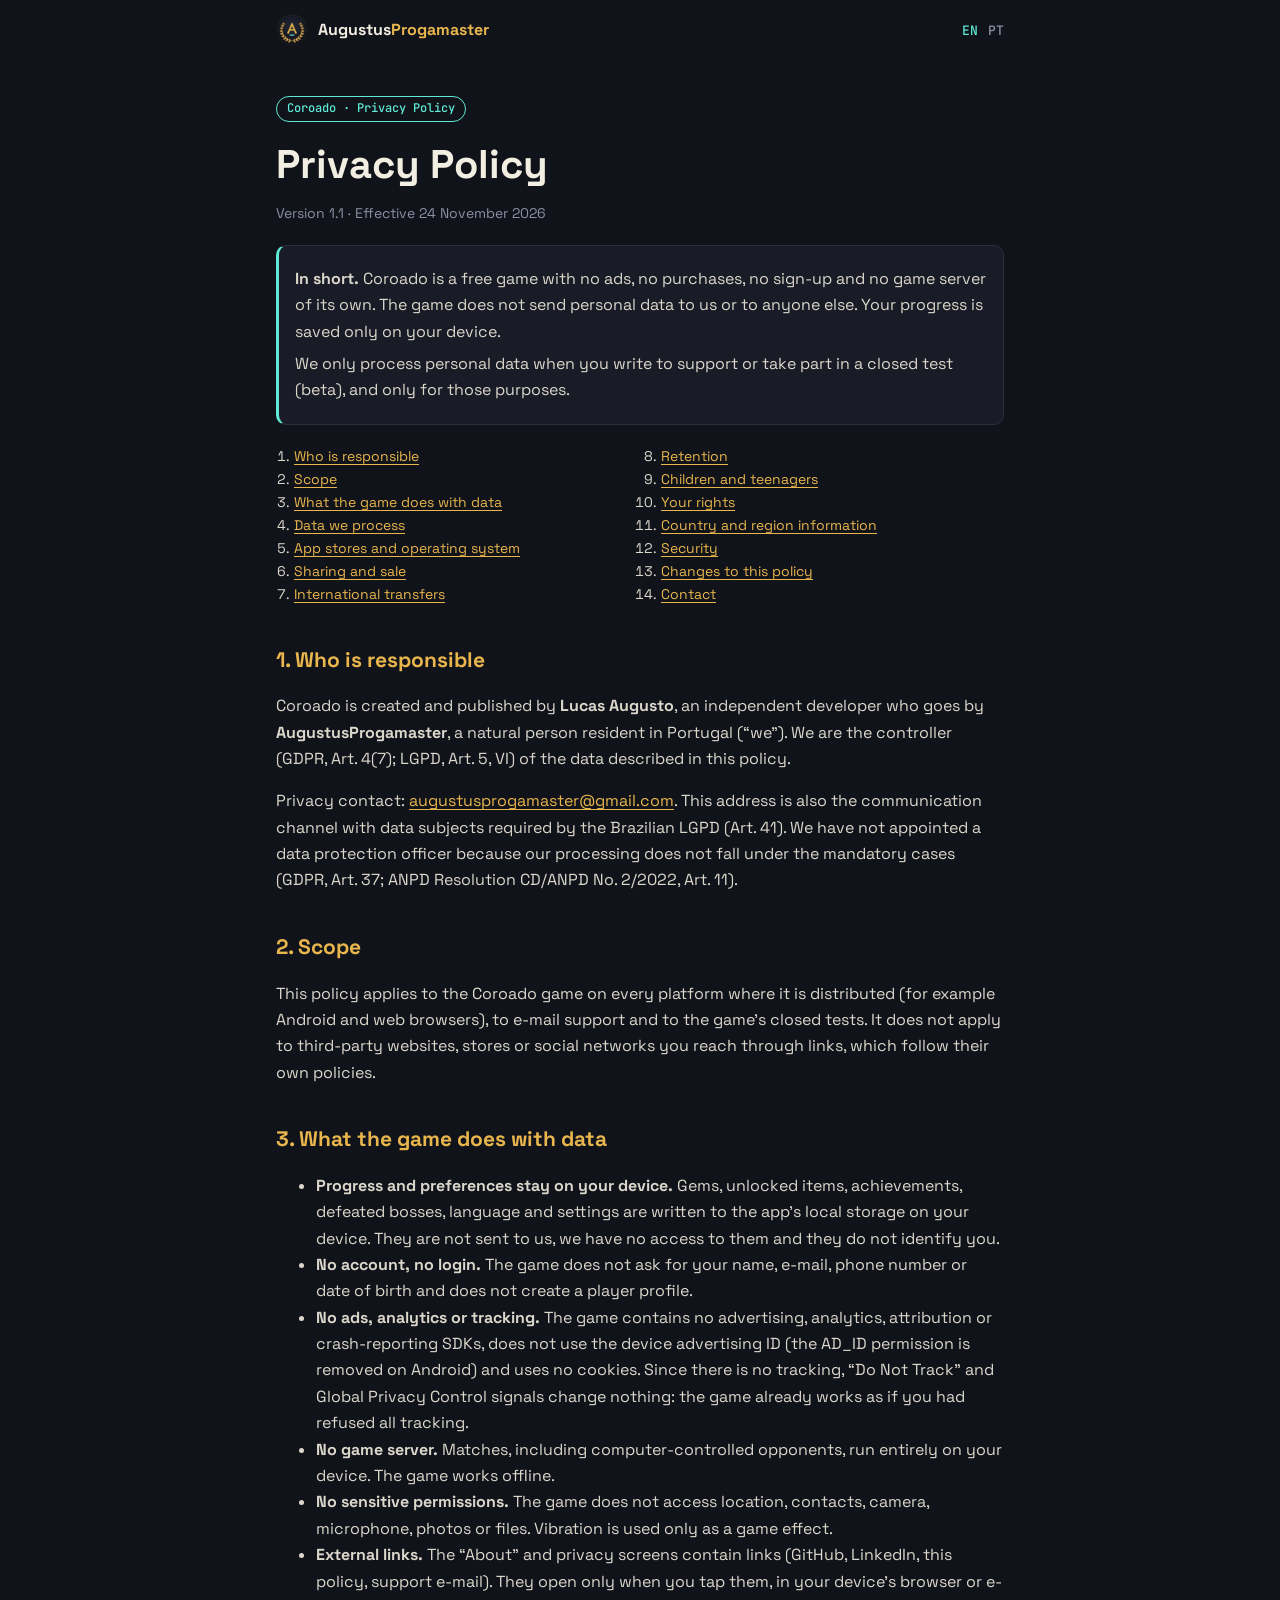
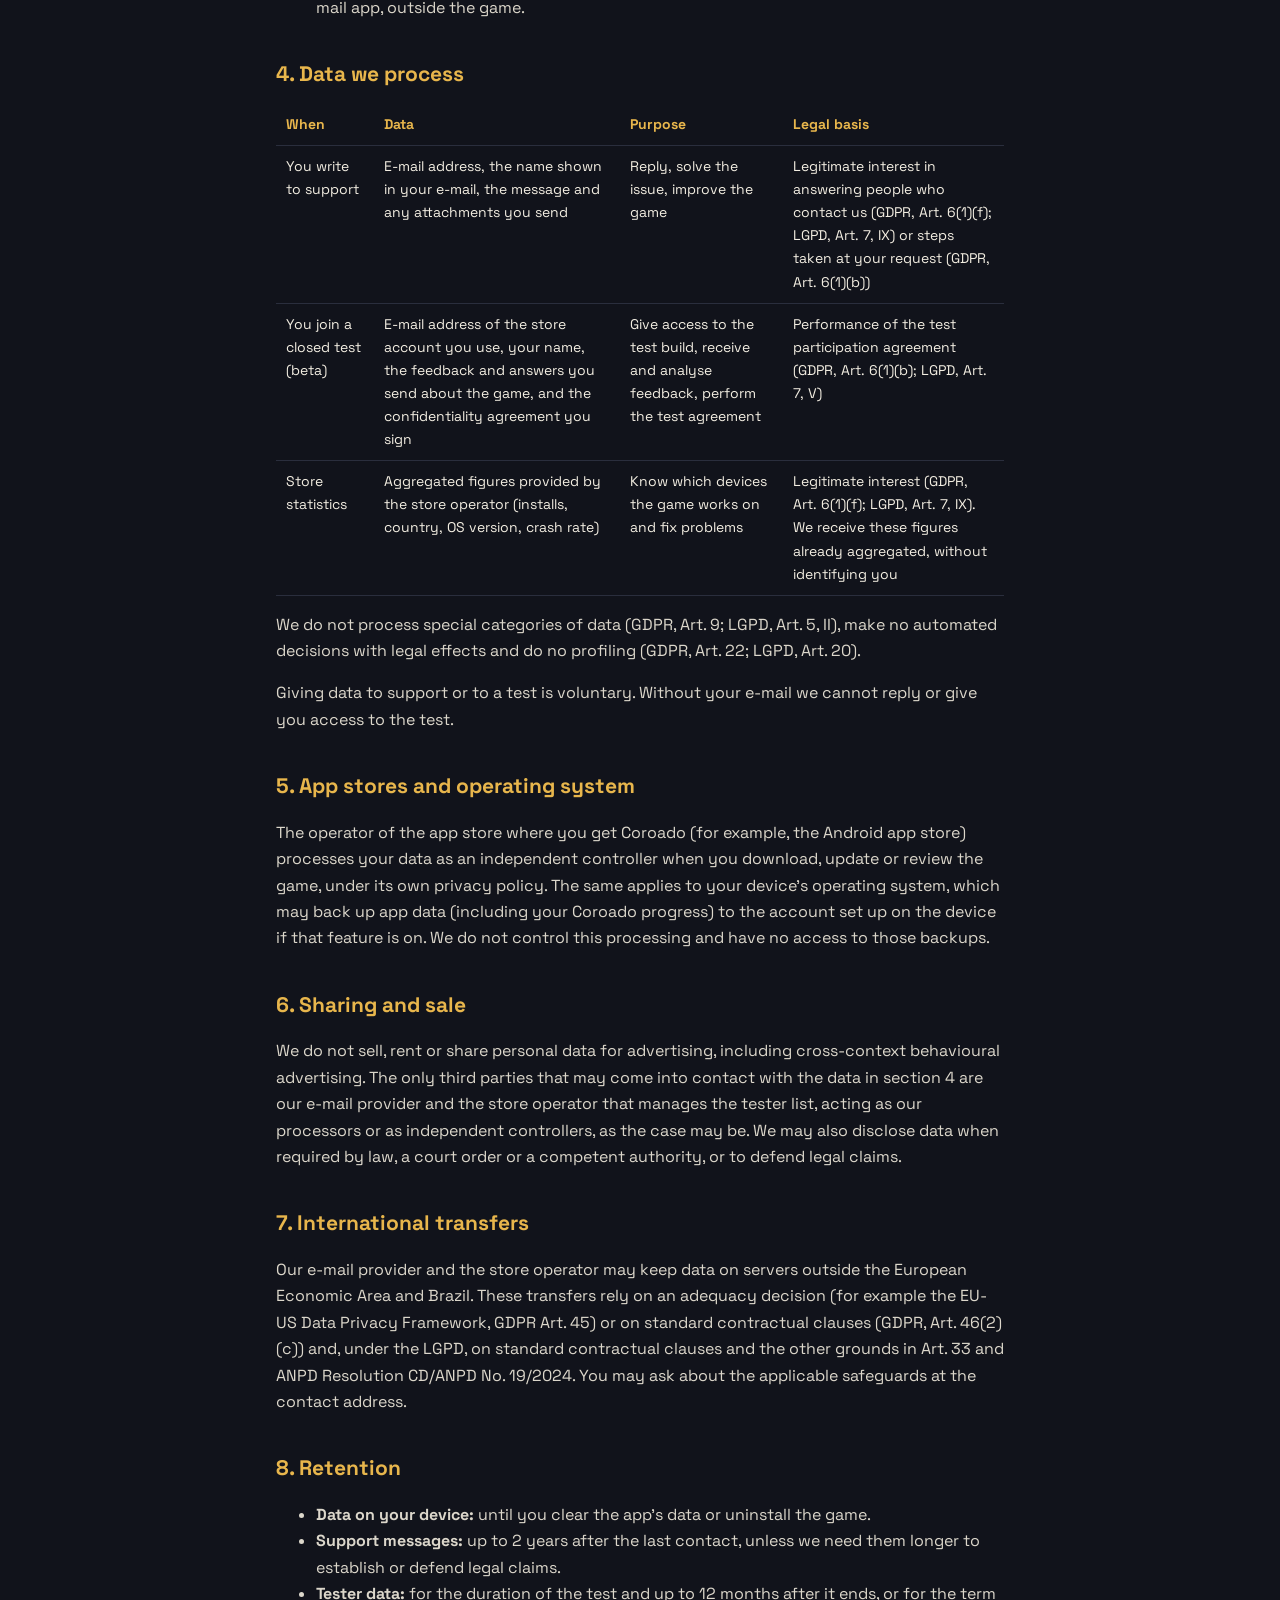
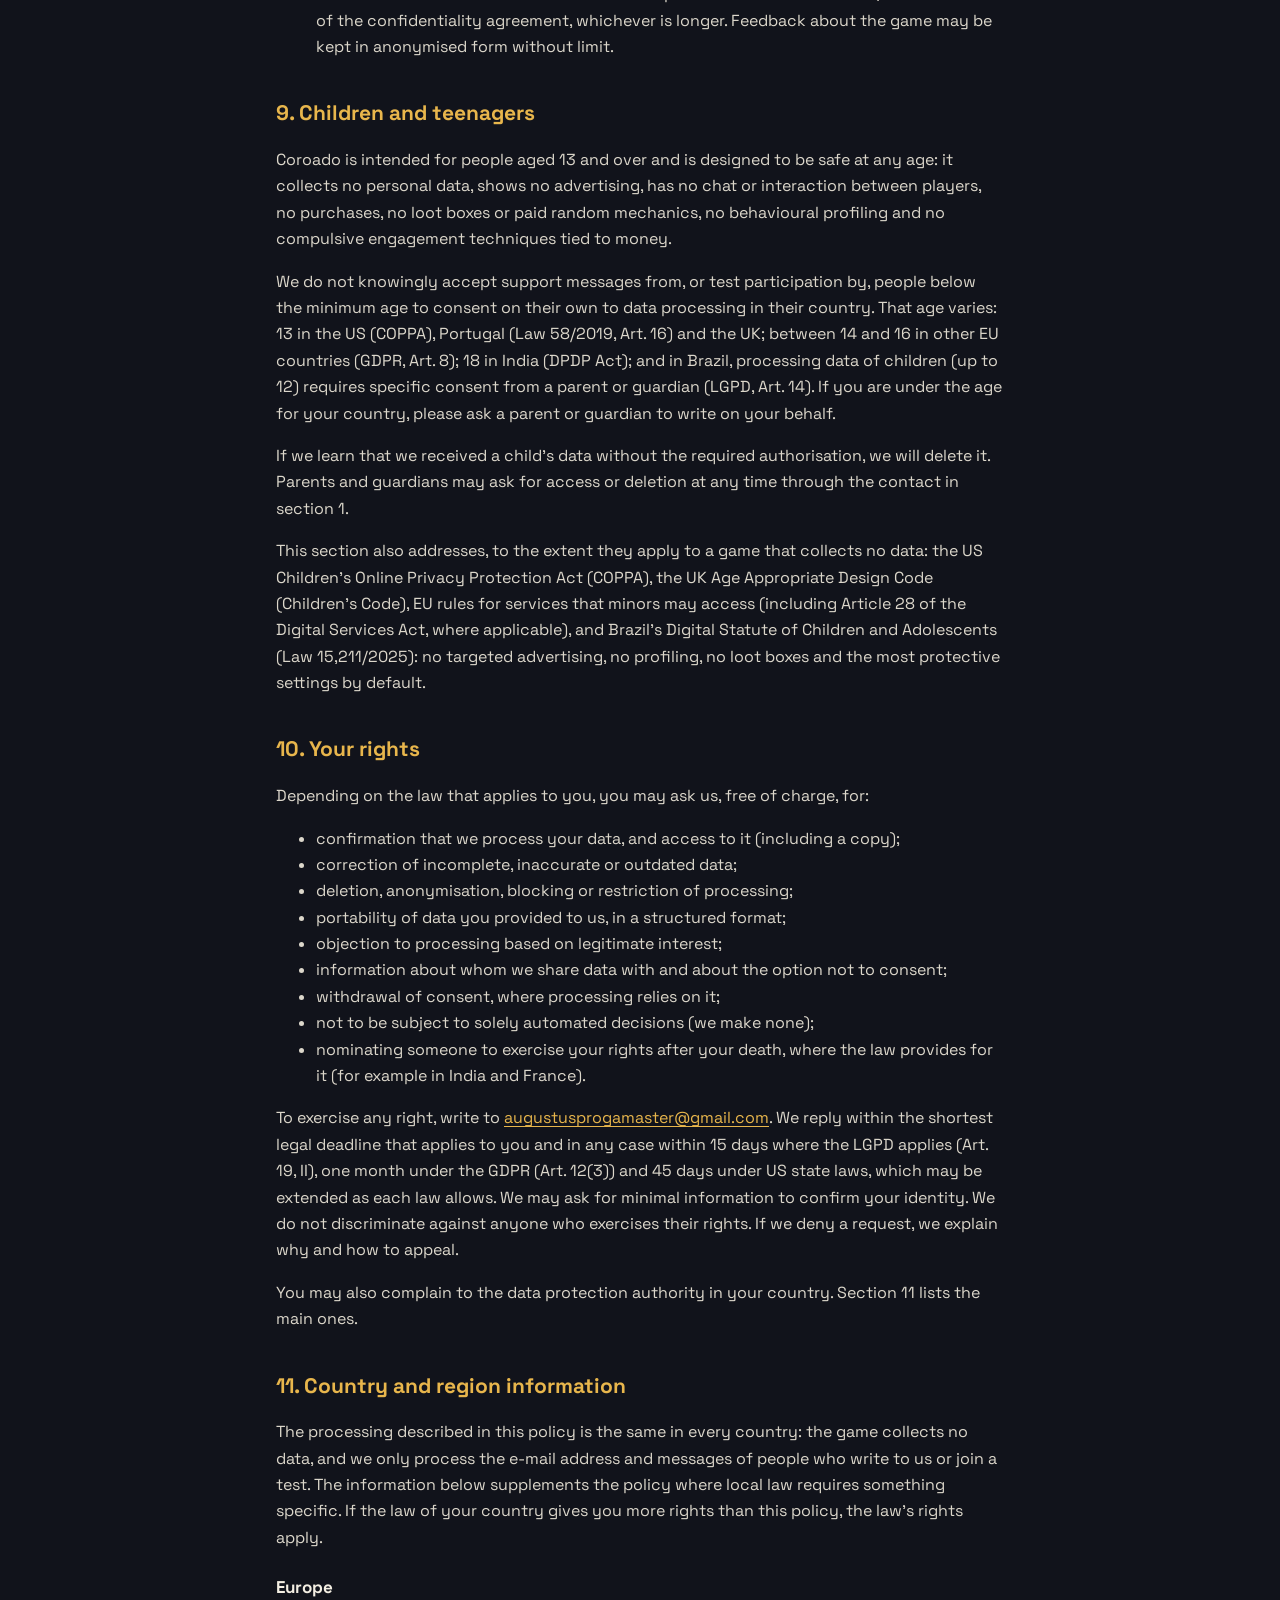
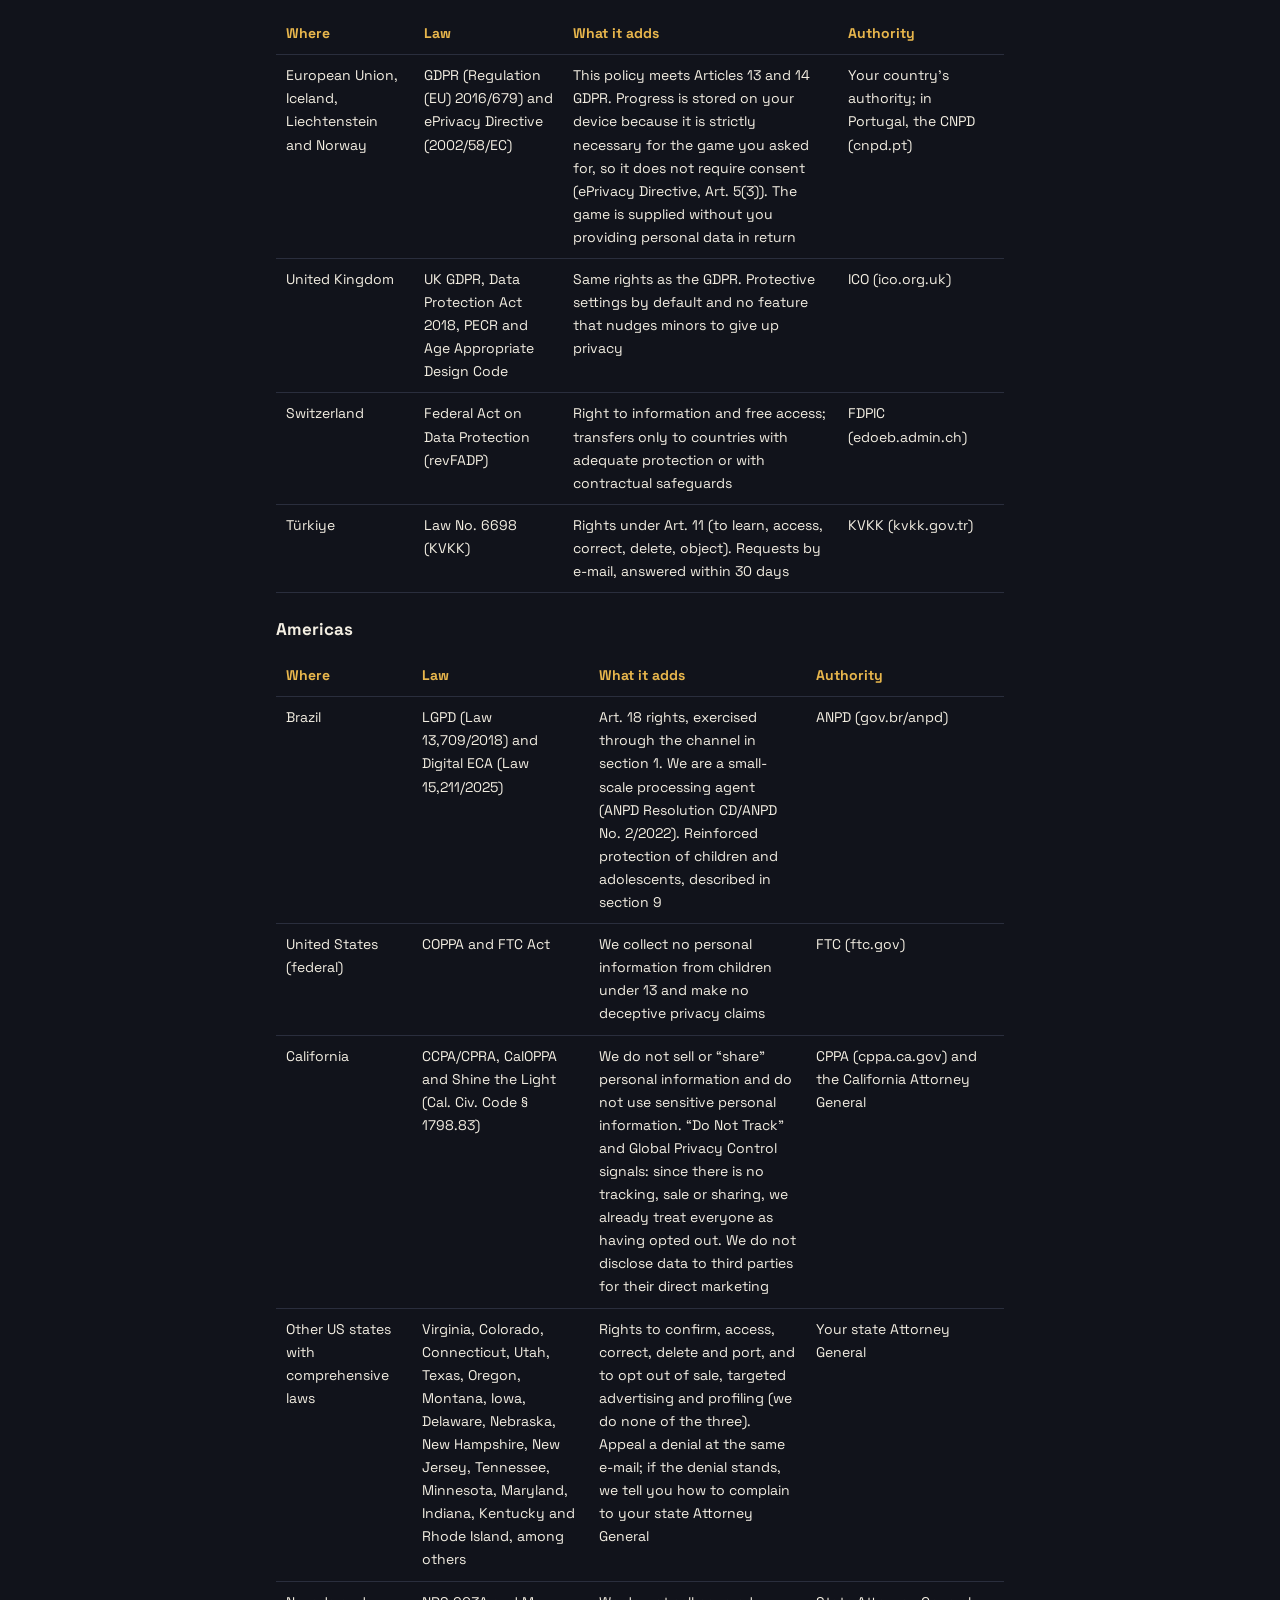
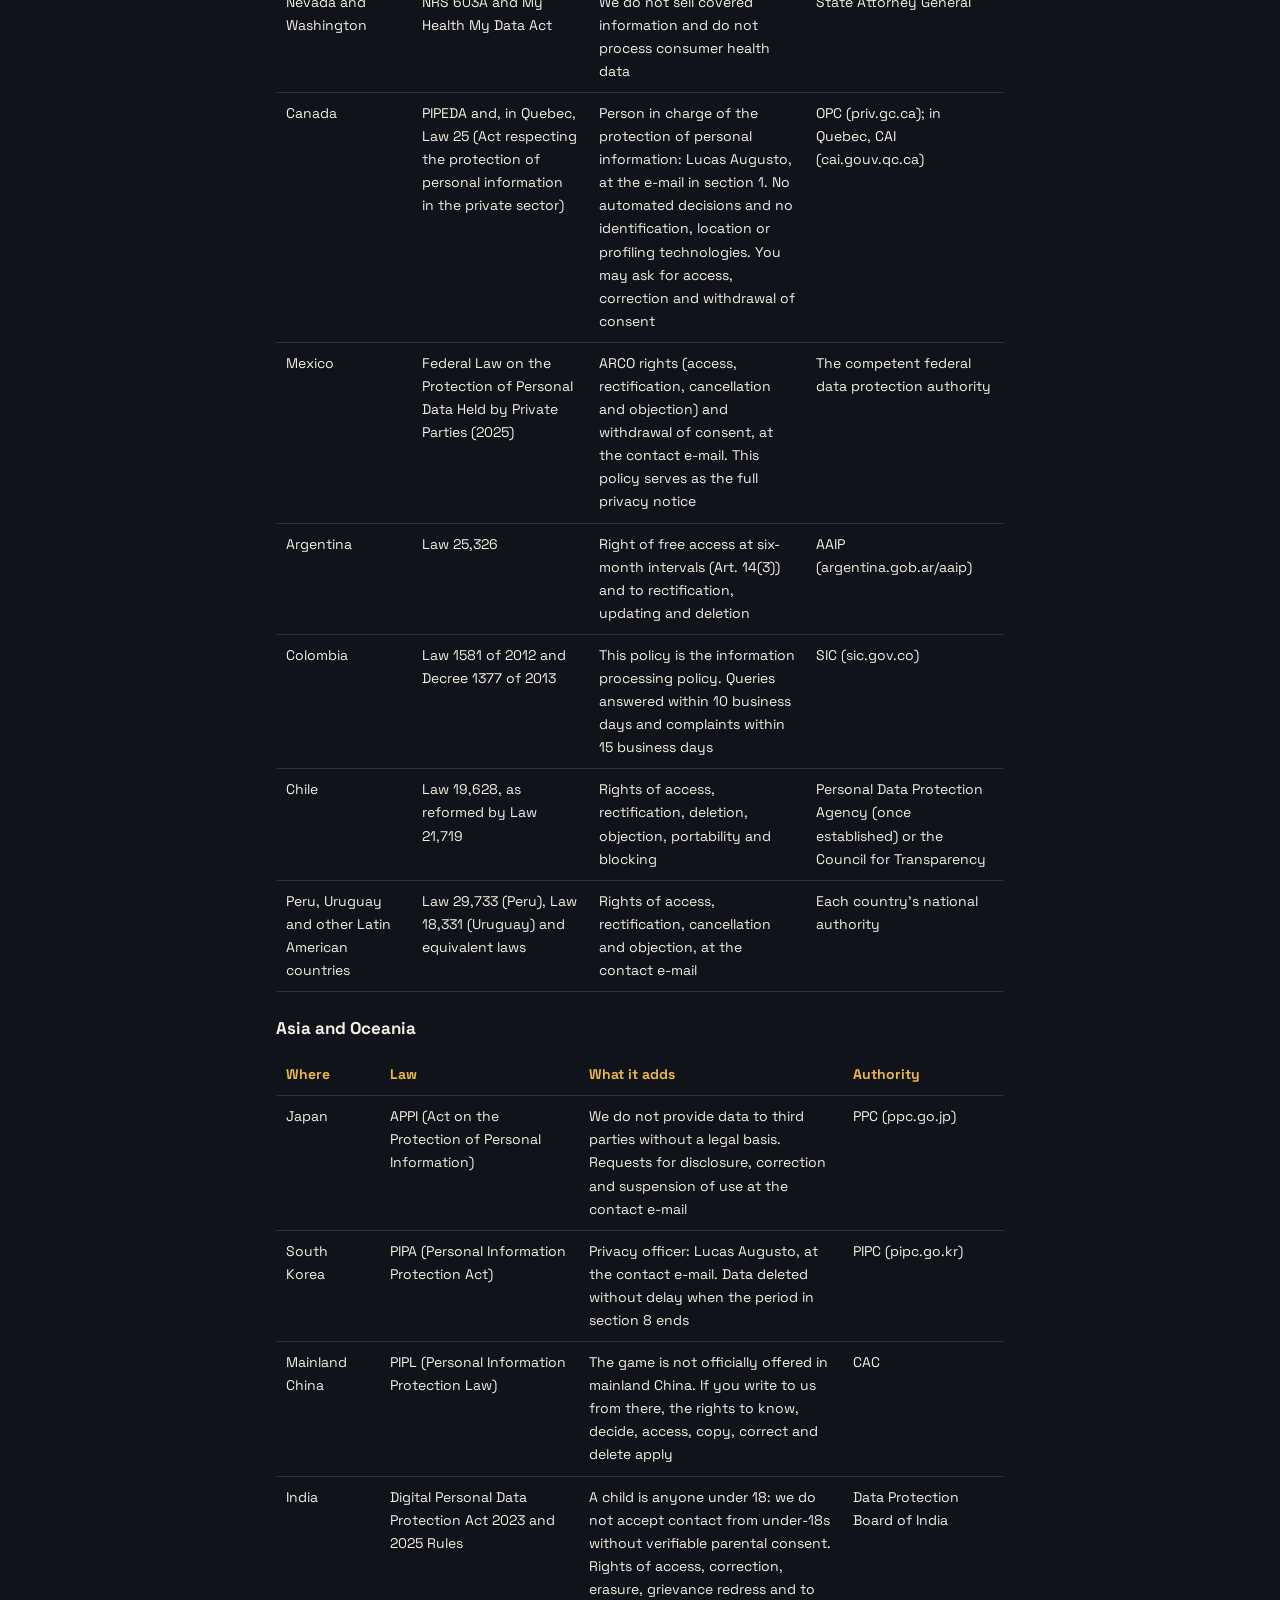
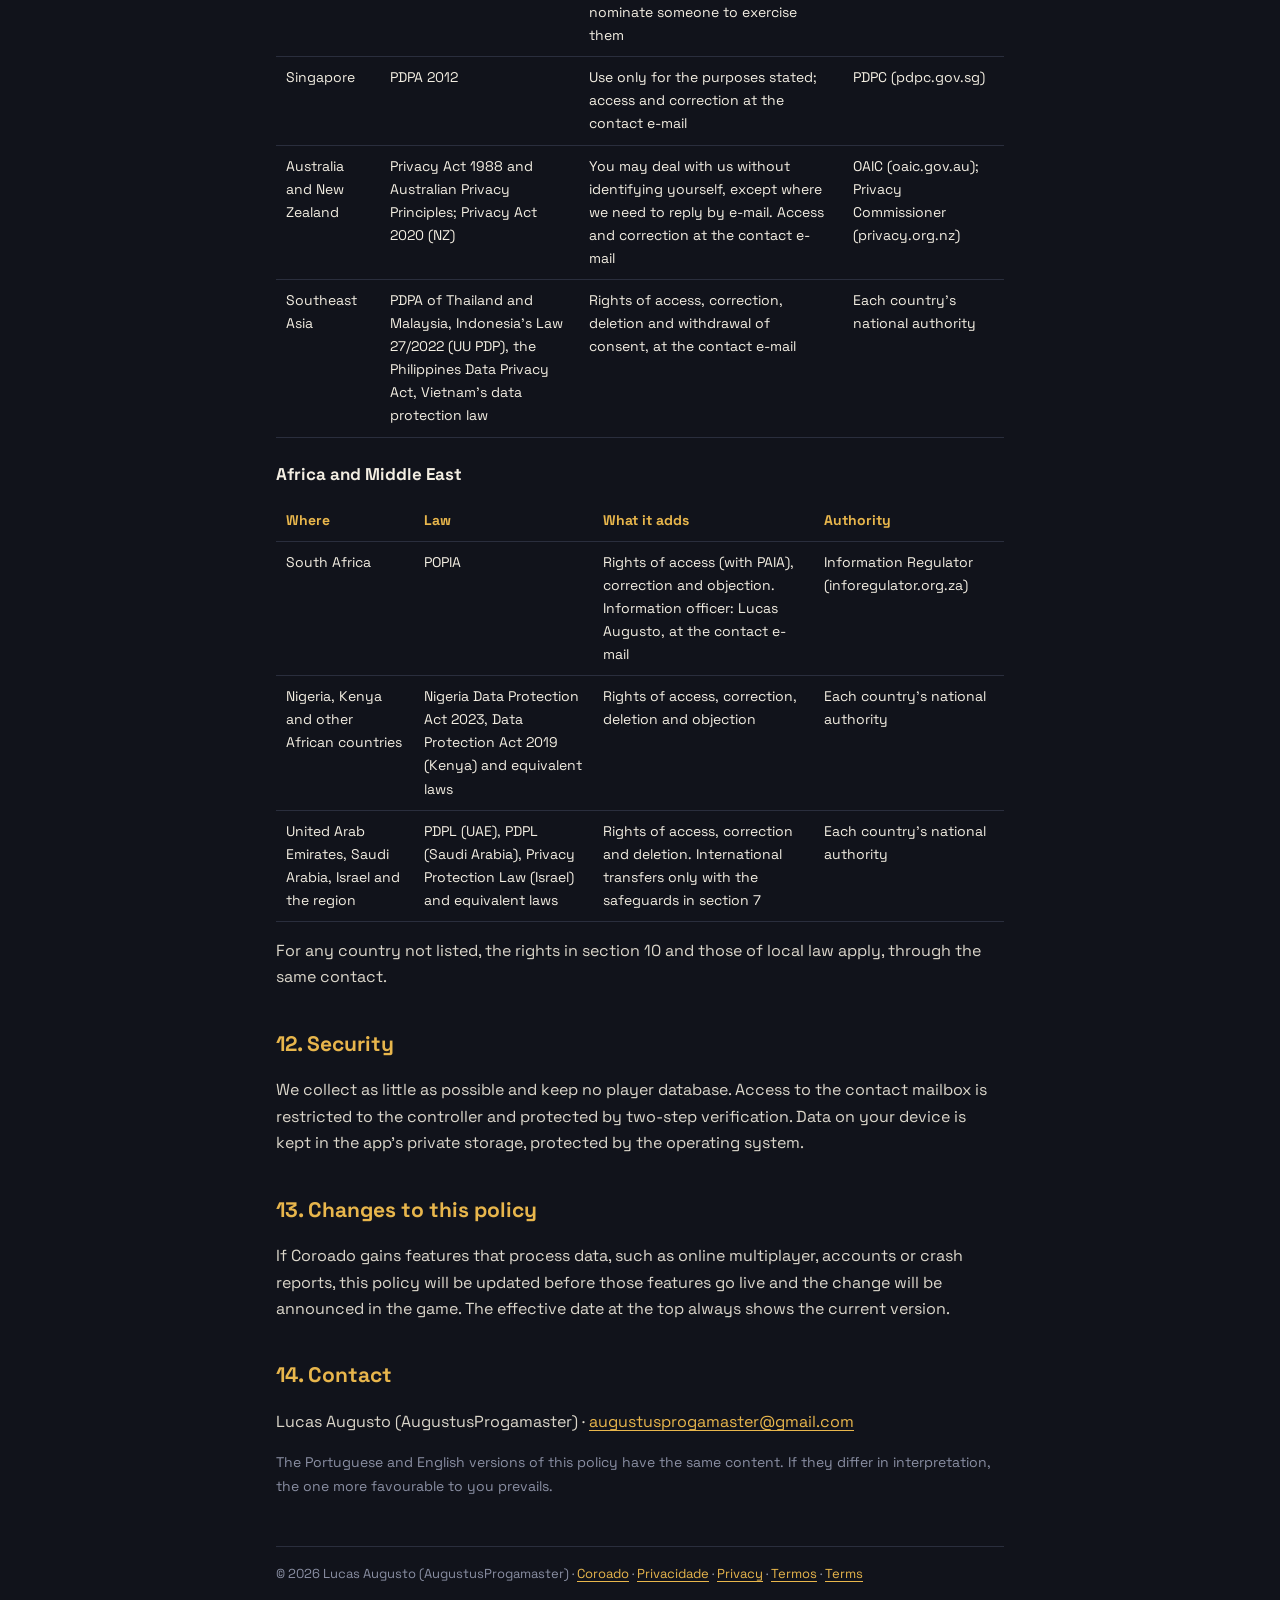
<file: coroado/privacy/index.html>
<!DOCTYPE html>
<html lang="en">
<head>
<meta charset="utf-8">
<meta name="viewport" content="width=device-width, initial-scale=1">
<title>Privacy Policy · Coroado</title>
<meta name="theme-color" content="#11131b">
<link rel="icon" href="../../assets/coroado-icon.svg" type="image/svg+xml">
<link rel="stylesheet" href="../../assets/site.css">
</head>
<body>
<header class="top"><a class="brand" href="../../"><img src="../../assets/augustus.png" alt=""><span>Augustus<b>Progamaster</b></span></a><nav class="lang"><a aria-current="page">EN</a><a href="../privacidade/" hreflang="pt">PT</a></nav></header>
<main class="wrap">
<p class="badge">Coroado · Privacy Policy</p>
<h1>Privacy Policy</h1>
<p class="muted">Version 1.1 · Effective 24 November 2026</p>

<div class="summary">
  <p><b>In short.</b> Coroado is a free game with no ads, no purchases, no sign-up and no game server of its own. The game does not send personal data to us or to anyone else. Your progress is saved only on your device.</p>
  <p>We only process personal data when you write to support or take part in a closed test (beta), and only for those purposes.</p>
</div>

<ol class="toc">
  <li><a href="#who">Who is responsible</a></li>
  <li><a href="#scope">Scope</a></li>
  <li><a href="#game">What the game does with data</a></li>
  <li><a href="#data">Data we process</a></li>
  <li><a href="#stores">App stores and operating system</a></li>
  <li><a href="#sharing">Sharing and sale</a></li>
  <li><a href="#transfers">International transfers</a></li>
  <li><a href="#retention">Retention</a></li>
  <li><a href="#children">Children and teenagers</a></li>
  <li><a href="#rights">Your rights</a></li>
  <li><a href="#regional">Country and region information</a></li>
  <li><a href="#security">Security</a></li>
  <li><a href="#changes">Changes to this policy</a></li>
  <li><a href="#contact">Contact</a></li>
</ol>

<h2 id="who">1. Who is responsible</h2>
<p>Coroado is created and published by <b>Lucas Augusto</b>, an independent developer who goes by <b>AugustusProgamaster</b>, a natural person resident in Portugal (“we”). We are the controller (GDPR, Art. 4(7); LGPD, Art. 5, VI) of the data described in this policy.</p>
<p>Privacy contact: <a href="mailto:augustusprogamaster@gmail.com">augustusprogamaster@gmail.com</a>. This address is also the communication channel with data subjects required by the Brazilian LGPD (Art. 41). We have not appointed a data protection officer because our processing does not fall under the mandatory cases (GDPR, Art. 37; ANPD Resolution CD/ANPD No. 2/2022, Art. 11).</p>

<h2 id="scope">2. Scope</h2>
<p>This policy applies to the Coroado game on every platform where it is distributed (for example Android and web browsers), to e-mail support and to the game’s closed tests. It does not apply to third-party websites, stores or social networks you reach through links, which follow their own policies.</p>

<h2 id="game">3. What the game does with data</h2>
<ul>
  <li><b>Progress and preferences stay on your device.</b> Gems, unlocked items, achievements, defeated bosses, language and settings are written to the app’s local storage on your device. They are not sent to us, we have no access to them and they do not identify you.</li>
  <li><b>No account, no login.</b> The game does not ask for your name, e-mail, phone number or date of birth and does not create a player profile.</li>
  <li><b>No ads, analytics or tracking.</b> The game contains no advertising, analytics, attribution or crash-reporting SDKs, does not use the device advertising ID (the AD_ID permission is removed on Android) and uses no cookies. Since there is no tracking, “Do Not Track” and Global Privacy Control signals change nothing: the game already works as if you had refused all tracking.</li>
  <li><b>No game server.</b> Matches, including computer-controlled opponents, run entirely on your device. The game works offline.</li>
  <li><b>No sensitive permissions.</b> The game does not access location, contacts, camera, microphone, photos or files. Vibration is used only as a game effect.</li>
  <li><b>External links.</b> The “About” and privacy screens contain links (GitHub, LinkedIn, this policy, support e-mail). They open only when you tap them, in your device’s browser or e-mail app, outside the game.</li>
</ul>

<h2 id="data">4. Data we process</h2>
<table>
  <tr><th>When</th><th>Data</th><th>Purpose</th><th>Legal basis</th></tr>
  <tr><td>You write to support</td><td>E-mail address, the name shown in your e-mail, the message and any attachments you send</td><td>Reply, solve the issue, improve the game</td><td>Legitimate interest in answering people who contact us (GDPR, Art. 6(1)(f); LGPD, Art. 7, IX) or steps taken at your request (GDPR, Art. 6(1)(b))</td></tr>
  <tr><td>You join a closed test (beta)</td><td>E-mail address of the store account you use, your name, the feedback and answers you send about the game, and the confidentiality agreement you sign</td><td>Give access to the test build, receive and analyse feedback, perform the test agreement</td><td>Performance of the test participation agreement (GDPR, Art. 6(1)(b); LGPD, Art. 7, V)</td></tr>
  <tr><td>Store statistics</td><td>Aggregated figures provided by the store operator (installs, country, OS version, crash rate)</td><td>Know which devices the game works on and fix problems</td><td>Legitimate interest (GDPR, Art. 6(1)(f); LGPD, Art. 7, IX). We receive these figures already aggregated, without identifying you</td></tr>
</table>
<p>We do not process special categories of data (GDPR, Art. 9; LGPD, Art. 5, II), make no automated decisions with legal effects and do no profiling (GDPR, Art. 22; LGPD, Art. 20).</p>
<p>Giving data to support or to a test is voluntary. Without your e-mail we cannot reply or give you access to the test.</p>

<h2 id="stores">5. App stores and operating system</h2>
<p>The operator of the app store where you get Coroado (for example, the Android app store) processes your data as an independent controller when you download, update or review the game, under its own privacy policy. The same applies to your device’s operating system, which may back up app data (including your Coroado progress) to the account set up on the device if that feature is on. We do not control this processing and have no access to those backups.</p>

<h2 id="sharing">6. Sharing and sale</h2>
<p>We do not sell, rent or share personal data for advertising, including cross-context behavioural advertising. The only third parties that may come into contact with the data in section 4 are our e-mail provider and the store operator that manages the tester list, acting as our processors or as independent controllers, as the case may be. We may also disclose data when required by law, a court order or a competent authority, or to defend legal claims.</p>

<h2 id="transfers">7. International transfers</h2>
<p>Our e-mail provider and the store operator may keep data on servers outside the European Economic Area and Brazil. These transfers rely on an adequacy decision (for example the EU-US Data Privacy Framework, GDPR Art. 45) or on standard contractual clauses (GDPR, Art. 46(2)(c)) and, under the LGPD, on standard contractual clauses and the other grounds in Art. 33 and ANPD Resolution CD/ANPD No. 19/2024. You may ask about the applicable safeguards at the contact address.</p>

<h2 id="retention">8. Retention</h2>
<ul>
  <li><b>Data on your device:</b> until you clear the app’s data or uninstall the game.</li>
  <li><b>Support messages:</b> up to 2 years after the last contact, unless we need them longer to establish or defend legal claims.</li>
  <li><b>Tester data:</b> for the duration of the test and up to 12 months after it ends, or for the term of the confidentiality agreement, whichever is longer. Feedback about the game may be kept in anonymised form without limit.</li>
</ul>

<h2 id="children">9. Children and teenagers</h2>
<p>Coroado is intended for people aged 13 and over and is designed to be safe at any age: it collects no personal data, shows no advertising, has no chat or interaction between players, no purchases, no loot boxes or paid random mechanics, no behavioural profiling and no compulsive engagement techniques tied to money.</p>
<p>We do not knowingly accept support messages from, or test participation by, people below the minimum age to consent on their own to data processing in their country. That age varies: 13 in the US (COPPA), Portugal (Law 58/2019, Art. 16) and the UK; between 14 and 16 in other EU countries (GDPR, Art. 8); 18 in India (DPDP Act); and in Brazil, processing data of children (up to 12) requires specific consent from a parent or guardian (LGPD, Art. 14). If you are under the age for your country, please ask a parent or guardian to write on your behalf.</p>
<p>If we learn that we received a child’s data without the required authorisation, we will delete it. Parents and guardians may ask for access or deletion at any time through the contact in section 1.</p>
<p>This section also addresses, to the extent they apply to a game that collects no data: the US Children’s Online Privacy Protection Act (COPPA), the UK Age Appropriate Design Code (Children’s Code), EU rules for services that minors may access (including Article 28 of the Digital Services Act, where applicable), and Brazil’s Digital Statute of Children and Adolescents (Law 15,211/2025): no targeted advertising, no profiling, no loot boxes and the most protective settings by default.</p>

<h2 id="rights">10. Your rights</h2>
<p>Depending on the law that applies to you, you may ask us, free of charge, for:</p>
<ul>
  <li>confirmation that we process your data, and access to it (including a copy);</li>
  <li>correction of incomplete, inaccurate or outdated data;</li>
  <li>deletion, anonymisation, blocking or restriction of processing;</li>
  <li>portability of data you provided to us, in a structured format;</li>
  <li>objection to processing based on legitimate interest;</li>
  <li>information about whom we share data with and about the option not to consent;</li>
  <li>withdrawal of consent, where processing relies on it;</li>
  <li>not to be subject to solely automated decisions (we make none);</li>
  <li>nominating someone to exercise your rights after your death, where the law provides for it (for example in India and France).</li>
</ul>
<p>To exercise any right, write to <a href="mailto:augustusprogamaster@gmail.com">augustusprogamaster@gmail.com</a>. We reply within the shortest legal deadline that applies to you and in any case within 15 days where the LGPD applies (Art. 19, II), one month under the GDPR (Art. 12(3)) and 45 days under US state laws, which may be extended as each law allows. We may ask for minimal information to confirm your identity. We do not discriminate against anyone who exercises their rights. If we deny a request, we explain why and how to appeal.</p>
<p>You may also complain to the data protection authority in your country. Section 11 lists the main ones.</p>

<h2 id="regional">11. Country and region information</h2>
<p>The processing described in this policy is the same in every country: the game collects no data, and we only process the e-mail address and messages of people who write to us or join a test. The information below supplements the policy where local law requires something specific. If the law of your country gives you more rights than this policy, the law’s rights apply.</p>

<h3>Europe</h3>
<table>
  <tr><th>Where</th><th>Law</th><th>What it adds</th><th>Authority</th></tr>
  <tr><td>European Union, Iceland, Liechtenstein and Norway</td><td>GDPR (Regulation (EU) 2016/679) and ePrivacy Directive (2002/58/EC)</td><td>This policy meets Articles 13 and 14 GDPR. Progress is stored on your device because it is strictly necessary for the game you asked for, so it does not require consent (ePrivacy Directive, Art. 5(3)). The game is supplied without you providing personal data in return</td><td>Your country’s authority; in Portugal, the CNPD (cnpd.pt)</td></tr>
  <tr><td>United Kingdom</td><td>UK GDPR, Data Protection Act 2018, PECR and Age Appropriate Design Code</td><td>Same rights as the GDPR. Protective settings by default and no feature that nudges minors to give up privacy</td><td>ICO (ico.org.uk)</td></tr>
  <tr><td>Switzerland</td><td>Federal Act on Data Protection (revFADP)</td><td>Right to information and free access; transfers only to countries with adequate protection or with contractual safeguards</td><td>FDPIC (edoeb.admin.ch)</td></tr>
  <tr><td>Türkiye</td><td>Law No. 6698 (KVKK)</td><td>Rights under Art. 11 (to learn, access, correct, delete, object). Requests by e-mail, answered within 30 days</td><td>KVKK (kvkk.gov.tr)</td></tr>
</table>

<h3>Americas</h3>
<table>
  <tr><th>Where</th><th>Law</th><th>What it adds</th><th>Authority</th></tr>
  <tr><td>Brazil</td><td>LGPD (Law 13,709/2018) and Digital ECA (Law 15,211/2025)</td><td>Art. 18 rights, exercised through the channel in section 1. We are a small-scale processing agent (ANPD Resolution CD/ANPD No. 2/2022). Reinforced protection of children and adolescents, described in section 9</td><td>ANPD (gov.br/anpd)</td></tr>
  <tr><td>United States (federal)</td><td>COPPA and FTC Act</td><td>We collect no personal information from children under 13 and make no deceptive privacy claims</td><td>FTC (ftc.gov)</td></tr>
  <tr><td>California</td><td>CCPA/CPRA, CalOPPA and Shine the Light (Cal. Civ. Code § 1798.83)</td><td>We do not sell or “share” personal information and do not use sensitive personal information. “Do Not Track” and Global Privacy Control signals: since there is no tracking, sale or sharing, we already treat everyone as having opted out. We do not disclose data to third parties for their direct marketing</td><td>CPPA (cppa.ca.gov) and the California Attorney General</td></tr>
  <tr><td>Other US states with comprehensive laws</td><td>Virginia, Colorado, Connecticut, Utah, Texas, Oregon, Montana, Iowa, Delaware, Nebraska, New Hampshire, New Jersey, Tennessee, Minnesota, Maryland, Indiana, Kentucky and Rhode Island, among others</td><td>Rights to confirm, access, correct, delete and port, and to opt out of sale, targeted advertising and profiling (we do none of the three). Appeal a denial at the same e-mail; if the denial stands, we tell you how to complain to your state Attorney General</td><td>Your state Attorney General</td></tr>
  <tr><td>Nevada and Washington</td><td>NRS 603A and My Health My Data Act</td><td>We do not sell covered information and do not process consumer health data</td><td>State Attorney General</td></tr>
  <tr><td>Canada</td><td>PIPEDA and, in Quebec, Law 25 (Act respecting the protection of personal information in the private sector)</td><td>Person in charge of the protection of personal information: Lucas Augusto, at the e-mail in section 1. No automated decisions and no identification, location or profiling technologies. You may ask for access, correction and withdrawal of consent</td><td>OPC (priv.gc.ca); in Quebec, CAI (cai.gouv.qc.ca)</td></tr>
  <tr><td>Mexico</td><td>Federal Law on the Protection of Personal Data Held by Private Parties (2025)</td><td>ARCO rights (access, rectification, cancellation and objection) and withdrawal of consent, at the contact e-mail. This policy serves as the full privacy notice</td><td>The competent federal data protection authority</td></tr>
  <tr><td>Argentina</td><td>Law 25,326</td><td>Right of free access at six-month intervals (Art. 14(3)) and to rectification, updating and deletion</td><td>AAIP (argentina.gob.ar/aaip)</td></tr>
  <tr><td>Colombia</td><td>Law 1581 of 2012 and Decree 1377 of 2013</td><td>This policy is the information processing policy. Queries answered within 10 business days and complaints within 15 business days</td><td>SIC (sic.gov.co)</td></tr>
  <tr><td>Chile</td><td>Law 19,628, as reformed by Law 21,719</td><td>Rights of access, rectification, deletion, objection, portability and blocking</td><td>Personal Data Protection Agency (once established) or the Council for Transparency</td></tr>
  <tr><td>Peru, Uruguay and other Latin American countries</td><td>Law 29,733 (Peru), Law 18,331 (Uruguay) and equivalent laws</td><td>Rights of access, rectification, cancellation and objection, at the contact e-mail</td><td>Each country’s national authority</td></tr>
</table>

<h3>Asia and Oceania</h3>
<table>
  <tr><th>Where</th><th>Law</th><th>What it adds</th><th>Authority</th></tr>
  <tr><td>Japan</td><td>APPI (Act on the Protection of Personal Information)</td><td>We do not provide data to third parties without a legal basis. Requests for disclosure, correction and suspension of use at the contact e-mail</td><td>PPC (ppc.go.jp)</td></tr>
  <tr><td>South Korea</td><td>PIPA (Personal Information Protection Act)</td><td>Privacy officer: Lucas Augusto, at the contact e-mail. Data deleted without delay when the period in section 8 ends</td><td>PIPC (pipc.go.kr)</td></tr>
  <tr><td>Mainland China</td><td>PIPL (Personal Information Protection Law)</td><td>The game is not officially offered in mainland China. If you write to us from there, the rights to know, decide, access, copy, correct and delete apply</td><td>CAC</td></tr>
  <tr><td>India</td><td>Digital Personal Data Protection Act 2023 and 2025 Rules</td><td>A child is anyone under 18: we do not accept contact from under-18s without verifiable parental consent. Rights of access, correction, erasure, grievance redress and to nominate someone to exercise them</td><td>Data Protection Board of India</td></tr>
  <tr><td>Singapore</td><td>PDPA 2012</td><td>Use only for the purposes stated; access and correction at the contact e-mail</td><td>PDPC (pdpc.gov.sg)</td></tr>
  <tr><td>Australia and New Zealand</td><td>Privacy Act 1988 and Australian Privacy Principles; Privacy Act 2020 (NZ)</td><td>You may deal with us without identifying yourself, except where we need to reply by e-mail. Access and correction at the contact e-mail</td><td>OAIC (oaic.gov.au); Privacy Commissioner (privacy.org.nz)</td></tr>
  <tr><td>Southeast Asia</td><td>PDPA of Thailand and Malaysia, Indonesia’s Law 27/2022 (UU PDP), the Philippines Data Privacy Act, Vietnam’s data protection law</td><td>Rights of access, correction, deletion and withdrawal of consent, at the contact e-mail</td><td>Each country’s national authority</td></tr>
</table>

<h3>Africa and Middle East</h3>
<table>
  <tr><th>Where</th><th>Law</th><th>What it adds</th><th>Authority</th></tr>
  <tr><td>South Africa</td><td>POPIA</td><td>Rights of access (with PAIA), correction and objection. Information officer: Lucas Augusto, at the contact e-mail</td><td>Information Regulator (inforegulator.org.za)</td></tr>
  <tr><td>Nigeria, Kenya and other African countries</td><td>Nigeria Data Protection Act 2023, Data Protection Act 2019 (Kenya) and equivalent laws</td><td>Rights of access, correction, deletion and objection</td><td>Each country’s national authority</td></tr>
  <tr><td>United Arab Emirates, Saudi Arabia, Israel and the region</td><td>PDPL (UAE), PDPL (Saudi Arabia), Privacy Protection Law (Israel) and equivalent laws</td><td>Rights of access, correction and deletion. International transfers only with the safeguards in section 7</td><td>Each country’s national authority</td></tr>
</table>
<p>For any country not listed, the rights in section 10 and those of local law apply, through the same contact.</p>

<h2 id="security">12. Security</h2>
<p>We collect as little as possible and keep no player database. Access to the contact mailbox is restricted to the controller and protected by two-step verification. Data on your device is kept in the app’s private storage, protected by the operating system.</p>

<h2 id="changes">13. Changes to this policy</h2>
<p>If Coroado gains features that process data, such as online multiplayer, accounts or crash reports, this policy will be updated before those features go live and the change will be announced in the game. The effective date at the top always shows the current version.</p>

<h2 id="contact">14. Contact</h2>
<p>Lucas Augusto (AugustusProgamaster) · <a href="mailto:augustusprogamaster@gmail.com">augustusprogamaster@gmail.com</a></p>
<p class="muted">The Portuguese and English versions of this policy have the same content. If they differ in interpretation, the one more favourable to you prevails.</p>

<footer>© 2026 Lucas Augusto (AugustusProgamaster) · <a href="../../coroado/">Coroado</a> · <a href="../../coroado/privacidade/">Privacidade</a> · <a href="../../coroado/privacy/">Privacy</a> · <a href="../../coroado/termos/">Termos</a> · <a href="../../coroado/terms/">Terms</a></footer>
</main>
</body>
</html>
</file>
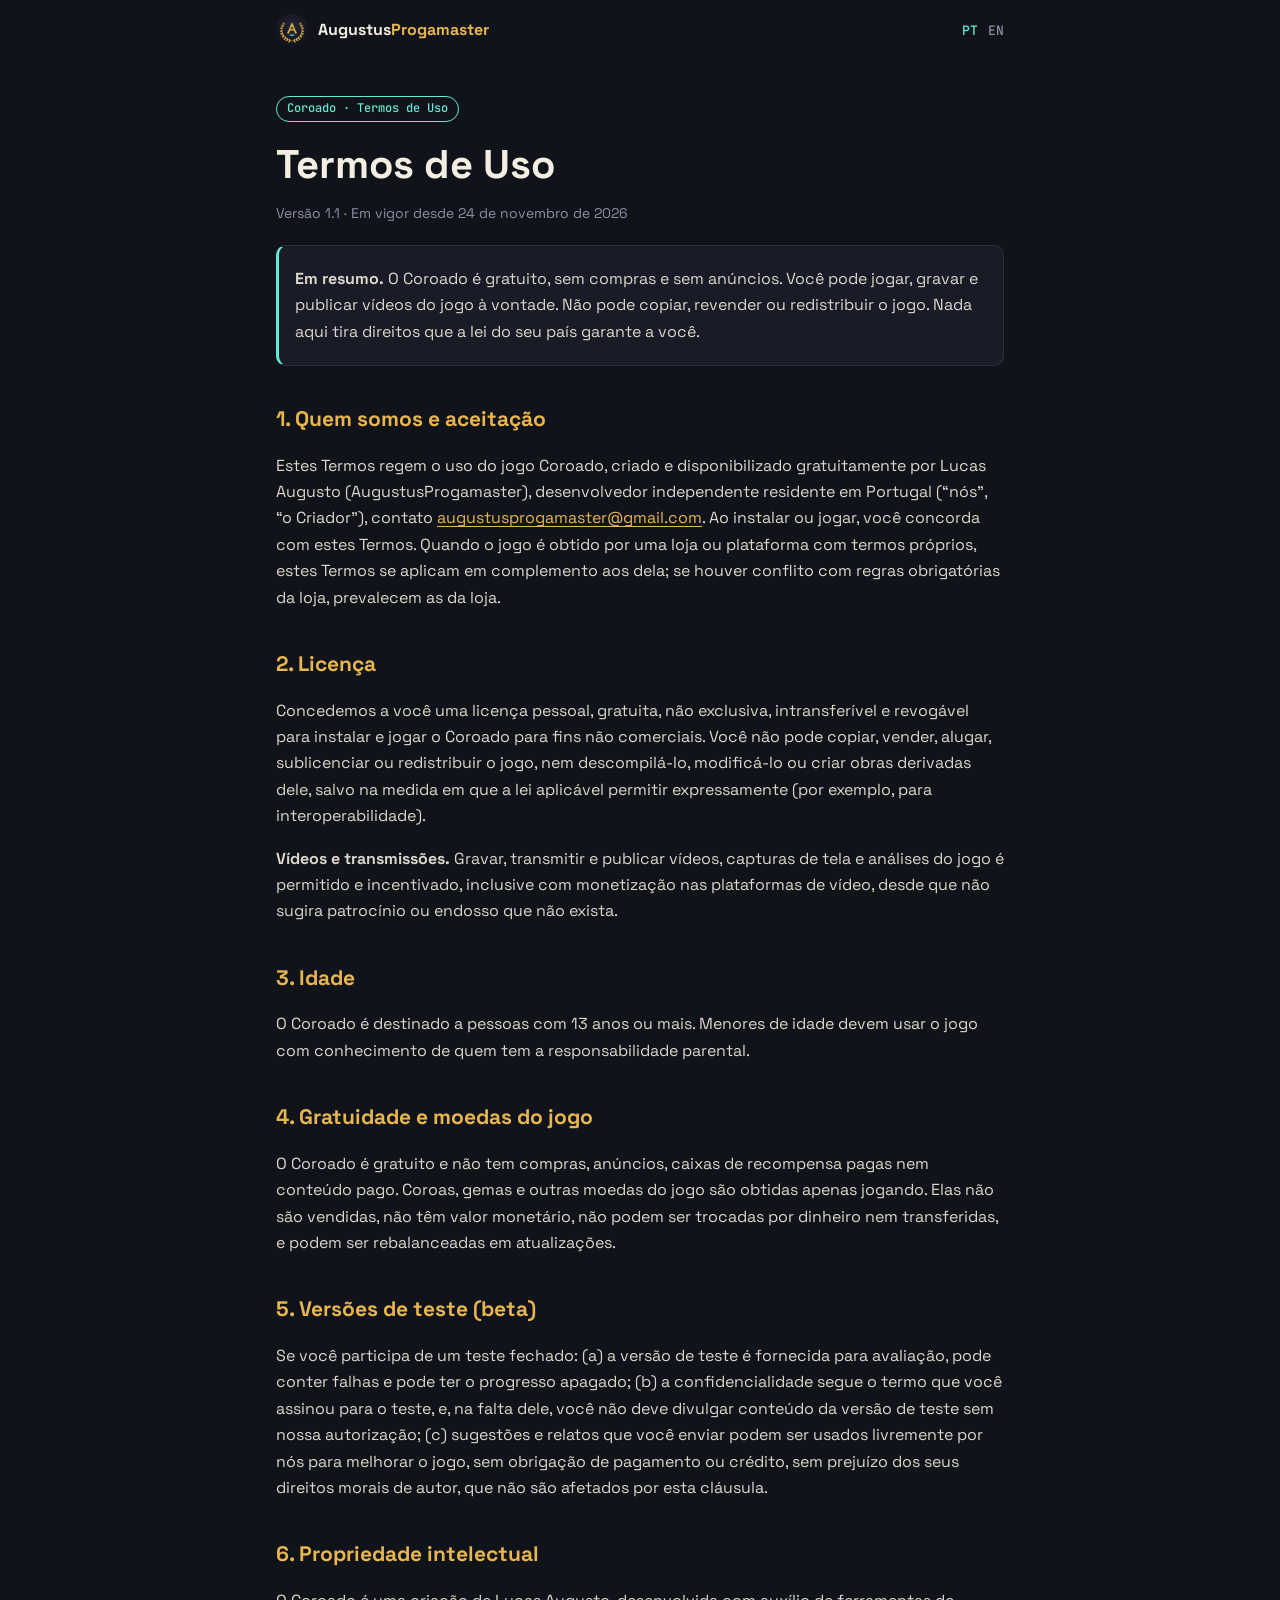
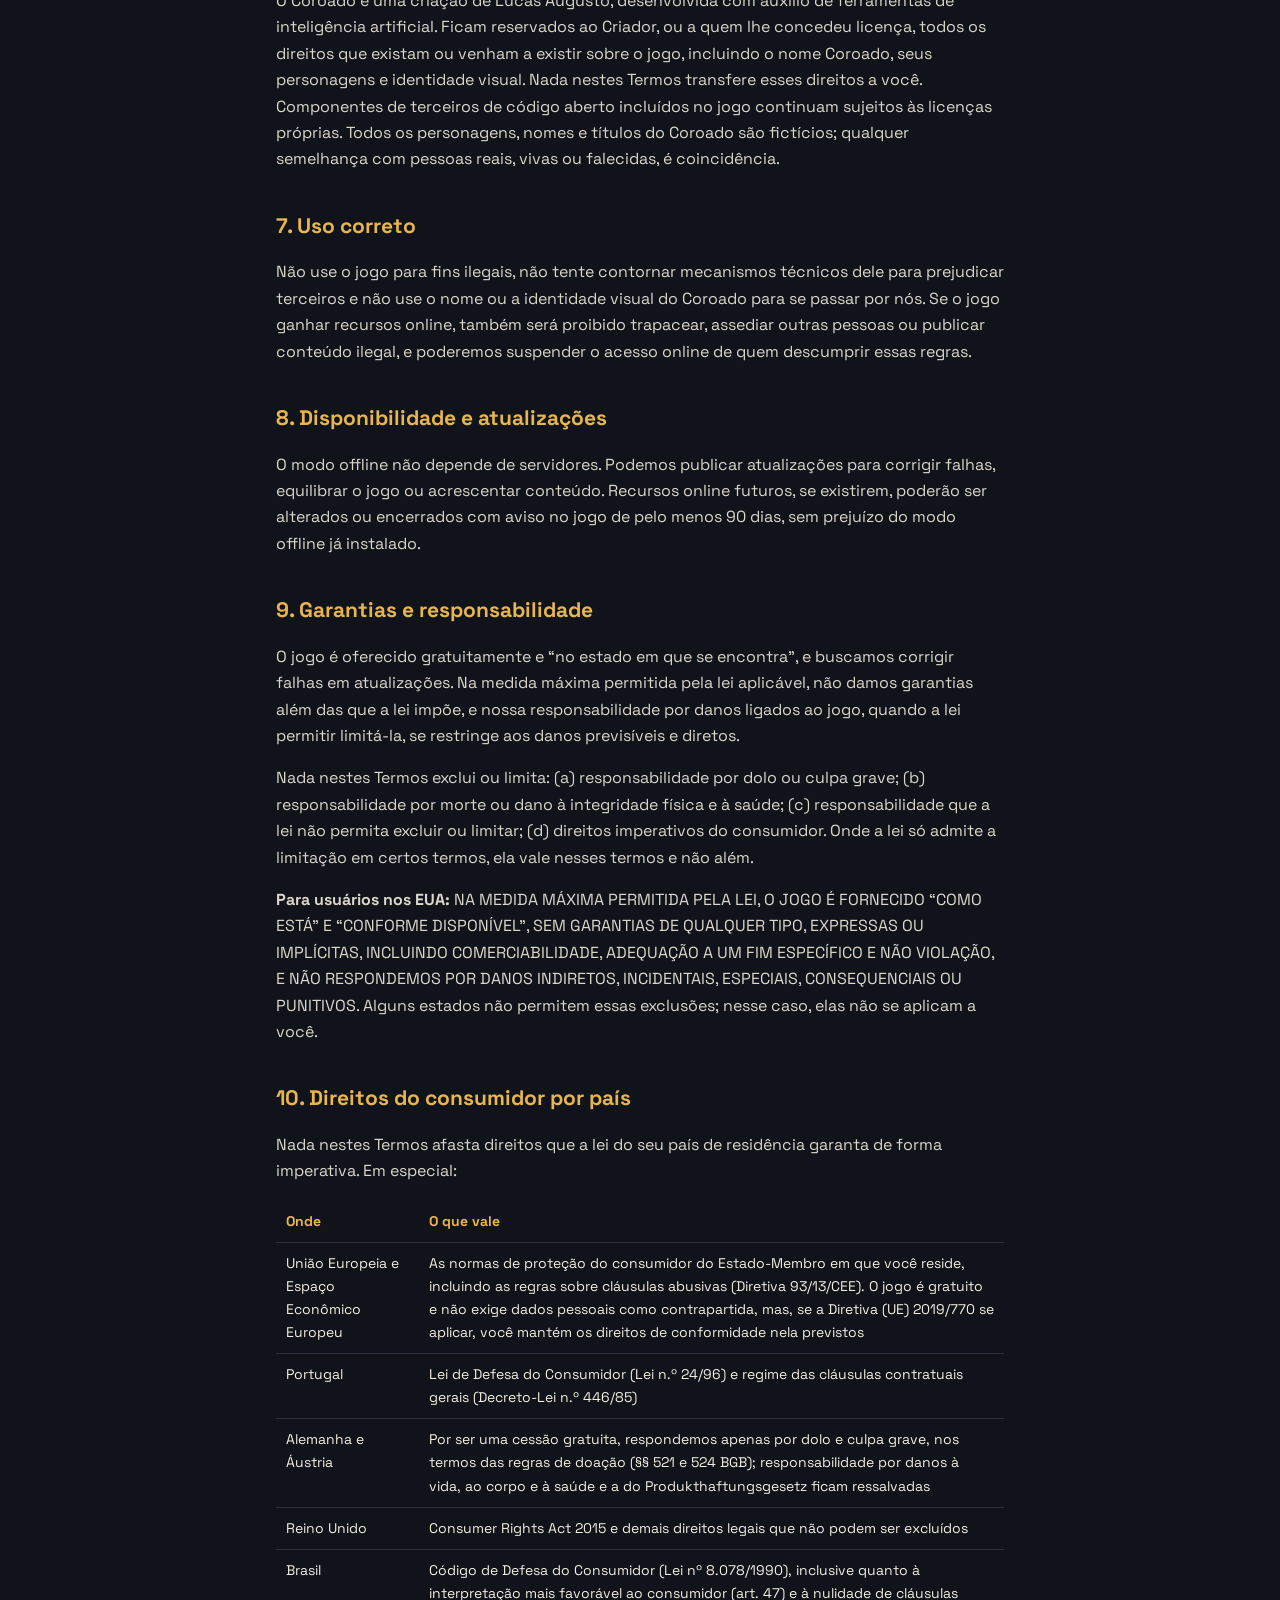
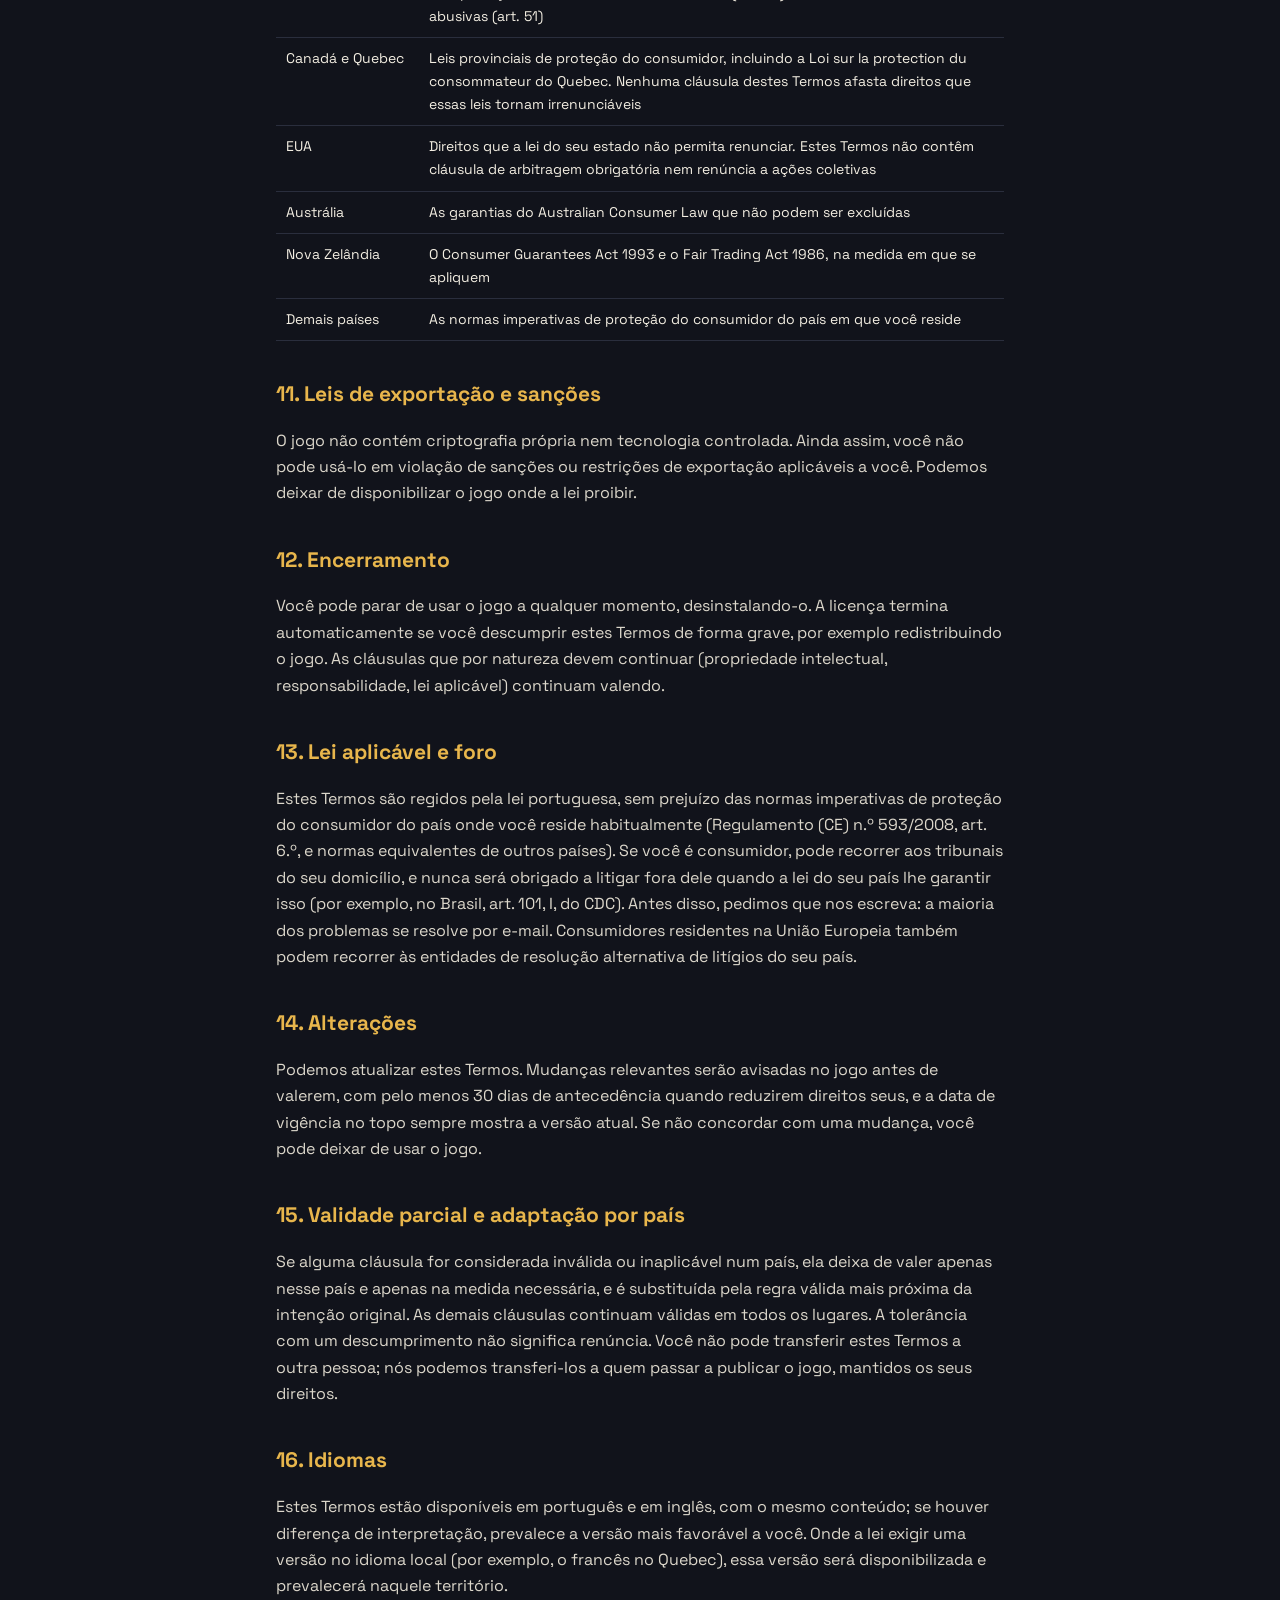
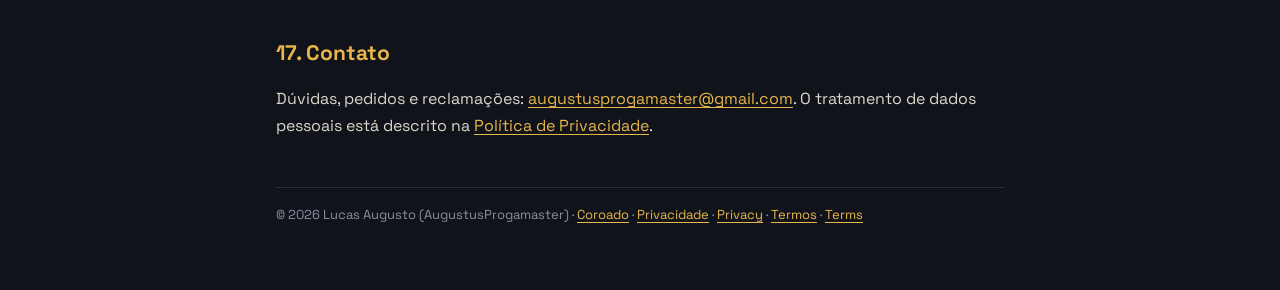
<file: coroado/termos/index.html>
<!DOCTYPE html>
<html lang="pt-BR">
<head>
<meta charset="utf-8">
<meta name="viewport" content="width=device-width, initial-scale=1">
<title>Termos de Uso · Coroado</title>
<meta name="theme-color" content="#11131b">
<link rel="icon" href="../../assets/coroado-icon.svg" type="image/svg+xml">
<link rel="stylesheet" href="../../assets/site.css">
</head>
<body>
<header class="top"><a class="brand" href="../../"><img src="../../assets/augustus.png" alt=""><span>Augustus<b>Progamaster</b></span></a><nav class="lang"><a aria-current="page">PT</a><a href="../terms/" hreflang="en">EN</a></nav></header>
<main class="wrap">
<p class="badge">Coroado · Termos de Uso</p>
<h1>Termos de Uso</h1>
<p class="muted">Versão 1.1 · Em vigor desde 24 de novembro de 2026</p>

<div class="summary">
  <p><b>Em resumo.</b> O Coroado é gratuito, sem compras e sem anúncios. Você pode jogar, gravar e publicar vídeos do jogo à vontade. Não pode copiar, revender ou redistribuir o jogo. Nada aqui tira direitos que a lei do seu país garante a você.</p>
</div>

<h2>1. Quem somos e aceitação</h2>
<p>Estes Termos regem o uso do jogo Coroado, criado e disponibilizado gratuitamente por Lucas Augusto (AugustusProgamaster), desenvolvedor independente residente em Portugal (“nós”, “o Criador”), contato <a href="mailto:augustusprogamaster@gmail.com">augustusprogamaster@gmail.com</a>. Ao instalar ou jogar, você concorda com estes Termos. Quando o jogo é obtido por uma loja ou plataforma com termos próprios, estes Termos se aplicam em complemento aos dela; se houver conflito com regras obrigatórias da loja, prevalecem as da loja.</p>

<h2>2. Licença</h2>
<p>Concedemos a você uma licença pessoal, gratuita, não exclusiva, intransferível e revogável para instalar e jogar o Coroado para fins não comerciais. Você não pode copiar, vender, alugar, sublicenciar ou redistribuir o jogo, nem descompilá-lo, modificá-lo ou criar obras derivadas dele, salvo na medida em que a lei aplicável permitir expressamente (por exemplo, para interoperabilidade).</p>
<p><b>Vídeos e transmissões.</b> Gravar, transmitir e publicar vídeos, capturas de tela e análises do jogo é permitido e incentivado, inclusive com monetização nas plataformas de vídeo, desde que não sugira patrocínio ou endosso que não exista.</p>

<h2>3. Idade</h2>
<p>O Coroado é destinado a pessoas com 13 anos ou mais. Menores de idade devem usar o jogo com conhecimento de quem tem a responsabilidade parental.</p>

<h2>4. Gratuidade e moedas do jogo</h2>
<p>O Coroado é gratuito e não tem compras, anúncios, caixas de recompensa pagas nem conteúdo pago. Coroas, gemas e outras moedas do jogo são obtidas apenas jogando. Elas não são vendidas, não têm valor monetário, não podem ser trocadas por dinheiro nem transferidas, e podem ser rebalanceadas em atualizações.</p>

<h2>5. Versões de teste (beta)</h2>
<p>Se você participa de um teste fechado: (a) a versão de teste é fornecida para avaliação, pode conter falhas e pode ter o progresso apagado; (b) a confidencialidade segue o termo que você assinou para o teste, e, na falta dele, você não deve divulgar conteúdo da versão de teste sem nossa autorização; (c) sugestões e relatos que você enviar podem ser usados livremente por nós para melhorar o jogo, sem obrigação de pagamento ou crédito, sem prejuízo dos seus direitos morais de autor, que não são afetados por esta cláusula.</p>

<h2>6. Propriedade intelectual</h2>
<p>O Coroado é uma criação de Lucas Augusto, desenvolvida com auxílio de ferramentas de inteligência artificial. Ficam reservados ao Criador, ou a quem lhe concedeu licença, todos os direitos que existam ou venham a existir sobre o jogo, incluindo o nome Coroado, seus personagens e identidade visual. Nada nestes Termos transfere esses direitos a você. Componentes de terceiros de código aberto incluídos no jogo continuam sujeitos às licenças próprias. Todos os personagens, nomes e títulos do Coroado são fictícios; qualquer semelhança com pessoas reais, vivas ou falecidas, é coincidência.</p>

<h2>7. Uso correto</h2>
<p>Não use o jogo para fins ilegais, não tente contornar mecanismos técnicos dele para prejudicar terceiros e não use o nome ou a identidade visual do Coroado para se passar por nós. Se o jogo ganhar recursos online, também será proibido trapacear, assediar outras pessoas ou publicar conteúdo ilegal, e poderemos suspender o acesso online de quem descumprir essas regras.</p>

<h2>8. Disponibilidade e atualizações</h2>
<p>O modo offline não depende de servidores. Podemos publicar atualizações para corrigir falhas, equilibrar o jogo ou acrescentar conteúdo. Recursos online futuros, se existirem, poderão ser alterados ou encerrados com aviso no jogo de pelo menos 90 dias, sem prejuízo do modo offline já instalado.</p>

<h2>9. Garantias e responsabilidade</h2>
<p>O jogo é oferecido gratuitamente e “no estado em que se encontra”, e buscamos corrigir falhas em atualizações. Na medida máxima permitida pela lei aplicável, não damos garantias além das que a lei impõe, e nossa responsabilidade por danos ligados ao jogo, quando a lei permitir limitá-la, se restringe aos danos previsíveis e diretos.</p>
<p>Nada nestes Termos exclui ou limita: (a) responsabilidade por dolo ou culpa grave; (b) responsabilidade por morte ou dano à integridade física e à saúde; (c) responsabilidade que a lei não permita excluir ou limitar; (d) direitos imperativos do consumidor. Onde a lei só admite a limitação em certos termos, ela vale nesses termos e não além.</p>
<p><b>Para usuários nos EUA:</b> NA MEDIDA MÁXIMA PERMITIDA PELA LEI, O JOGO É FORNECIDO “COMO ESTÁ” E “CONFORME DISPONÍVEL”, SEM GARANTIAS DE QUALQUER TIPO, EXPRESSAS OU IMPLÍCITAS, INCLUINDO COMERCIABILIDADE, ADEQUAÇÃO A UM FIM ESPECÍFICO E NÃO VIOLAÇÃO, E NÃO RESPONDEMOS POR DANOS INDIRETOS, INCIDENTAIS, ESPECIAIS, CONSEQUENCIAIS OU PUNITIVOS. Alguns estados não permitem essas exclusões; nesse caso, elas não se aplicam a você.</p>

<h2>10. Direitos do consumidor por país</h2>
<p>Nada nestes Termos afasta direitos que a lei do seu país de residência garanta de forma imperativa. Em especial:</p>
<table>
  <tr><th>Onde</th><th>O que vale</th></tr>
  <tr><td>União Europeia e Espaço Econômico Europeu</td><td>As normas de proteção do consumidor do Estado-Membro em que você reside, incluindo as regras sobre cláusulas abusivas (Diretiva 93/13/CEE). O jogo é gratuito e não exige dados pessoais como contrapartida, mas, se a Diretiva (UE) 2019/770 se aplicar, você mantém os direitos de conformidade nela previstos</td></tr>
  <tr><td>Portugal</td><td>Lei de Defesa do Consumidor (Lei n.º 24/96) e regime das cláusulas contratuais gerais (Decreto-Lei n.º 446/85)</td></tr>
  <tr><td>Alemanha e Áustria</td><td>Por ser uma cessão gratuita, respondemos apenas por dolo e culpa grave, nos termos das regras de doação (§§ 521 e 524 BGB); responsabilidade por danos à vida, ao corpo e à saúde e a do Produkthaftungsgesetz ficam ressalvadas</td></tr>
  <tr><td>Reino Unido</td><td>Consumer Rights Act 2015 e demais direitos legais que não podem ser excluídos</td></tr>
  <tr><td>Brasil</td><td>Código de Defesa do Consumidor (Lei nº 8.078/1990), inclusive quanto à interpretação mais favorável ao consumidor (art. 47) e à nulidade de cláusulas abusivas (art. 51)</td></tr>
  <tr><td>Canadá e Quebec</td><td>Leis provinciais de proteção do consumidor, incluindo a Loi sur la protection du consommateur do Quebec. Nenhuma cláusula destes Termos afasta direitos que essas leis tornam irrenunciáveis</td></tr>
  <tr><td>EUA</td><td>Direitos que a lei do seu estado não permita renunciar. Estes Termos não contêm cláusula de arbitragem obrigatória nem renúncia a ações coletivas</td></tr>
  <tr><td>Austrália</td><td>As garantias do Australian Consumer Law que não podem ser excluídas</td></tr>
  <tr><td>Nova Zelândia</td><td>O Consumer Guarantees Act 1993 e o Fair Trading Act 1986, na medida em que se apliquem</td></tr>
  <tr><td>Demais países</td><td>As normas imperativas de proteção do consumidor do país em que você reside</td></tr>
</table>

<h2>11. Leis de exportação e sanções</h2>
<p>O jogo não contém criptografia própria nem tecnologia controlada. Ainda assim, você não pode usá-lo em violação de sanções ou restrições de exportação aplicáveis a você. Podemos deixar de disponibilizar o jogo onde a lei proibir.</p>

<h2>12. Encerramento</h2>
<p>Você pode parar de usar o jogo a qualquer momento, desinstalando-o. A licença termina automaticamente se você descumprir estes Termos de forma grave, por exemplo redistribuindo o jogo. As cláusulas que por natureza devem continuar (propriedade intelectual, responsabilidade, lei aplicável) continuam valendo.</p>

<h2>13. Lei aplicável e foro</h2>
<p>Estes Termos são regidos pela lei portuguesa, sem prejuízo das normas imperativas de proteção do consumidor do país onde você reside habitualmente (Regulamento (CE) n.º 593/2008, art. 6.º, e normas equivalentes de outros países). Se você é consumidor, pode recorrer aos tribunais do seu domicílio, e nunca será obrigado a litigar fora dele quando a lei do seu país lhe garantir isso (por exemplo, no Brasil, art. 101, I, do CDC). Antes disso, pedimos que nos escreva: a maioria dos problemas se resolve por e-mail. Consumidores residentes na União Europeia também podem recorrer às entidades de resolução alternativa de litígios do seu país.</p>

<h2>14. Alterações</h2>
<p>Podemos atualizar estes Termos. Mudanças relevantes serão avisadas no jogo antes de valerem, com pelo menos 30 dias de antecedência quando reduzirem direitos seus, e a data de vigência no topo sempre mostra a versão atual. Se não concordar com uma mudança, você pode deixar de usar o jogo.</p>

<h2>15. Validade parcial e adaptação por país</h2>
<p>Se alguma cláusula for considerada inválida ou inaplicável num país, ela deixa de valer apenas nesse país e apenas na medida necessária, e é substituída pela regra válida mais próxima da intenção original. As demais cláusulas continuam válidas em todos os lugares. A tolerância com um descumprimento não significa renúncia. Você não pode transferir estes Termos a outra pessoa; nós podemos transferi-los a quem passar a publicar o jogo, mantidos os seus direitos.</p>

<h2>16. Idiomas</h2>
<p>Estes Termos estão disponíveis em português e em inglês, com o mesmo conteúdo; se houver diferença de interpretação, prevalece a versão mais favorável a você. Onde a lei exigir uma versão no idioma local (por exemplo, o francês no Quebec), essa versão será disponibilizada e prevalecerá naquele território.</p>

<h2>17. Contato</h2>
<p>Dúvidas, pedidos e reclamações: <a href="mailto:augustusprogamaster@gmail.com">augustusprogamaster@gmail.com</a>. O tratamento de dados pessoais está descrito na <a href="../privacidade/">Política de Privacidade</a>.</p>

<footer>© 2026 Lucas Augusto (AugustusProgamaster) · <a href="../../coroado/">Coroado</a> · <a href="../../coroado/privacidade/">Privacidade</a> · <a href="../../coroado/privacy/">Privacy</a> · <a href="../../coroado/termos/">Termos</a> · <a href="../../coroado/terms/">Terms</a></footer>
</main>
</body>
</html>
</file>
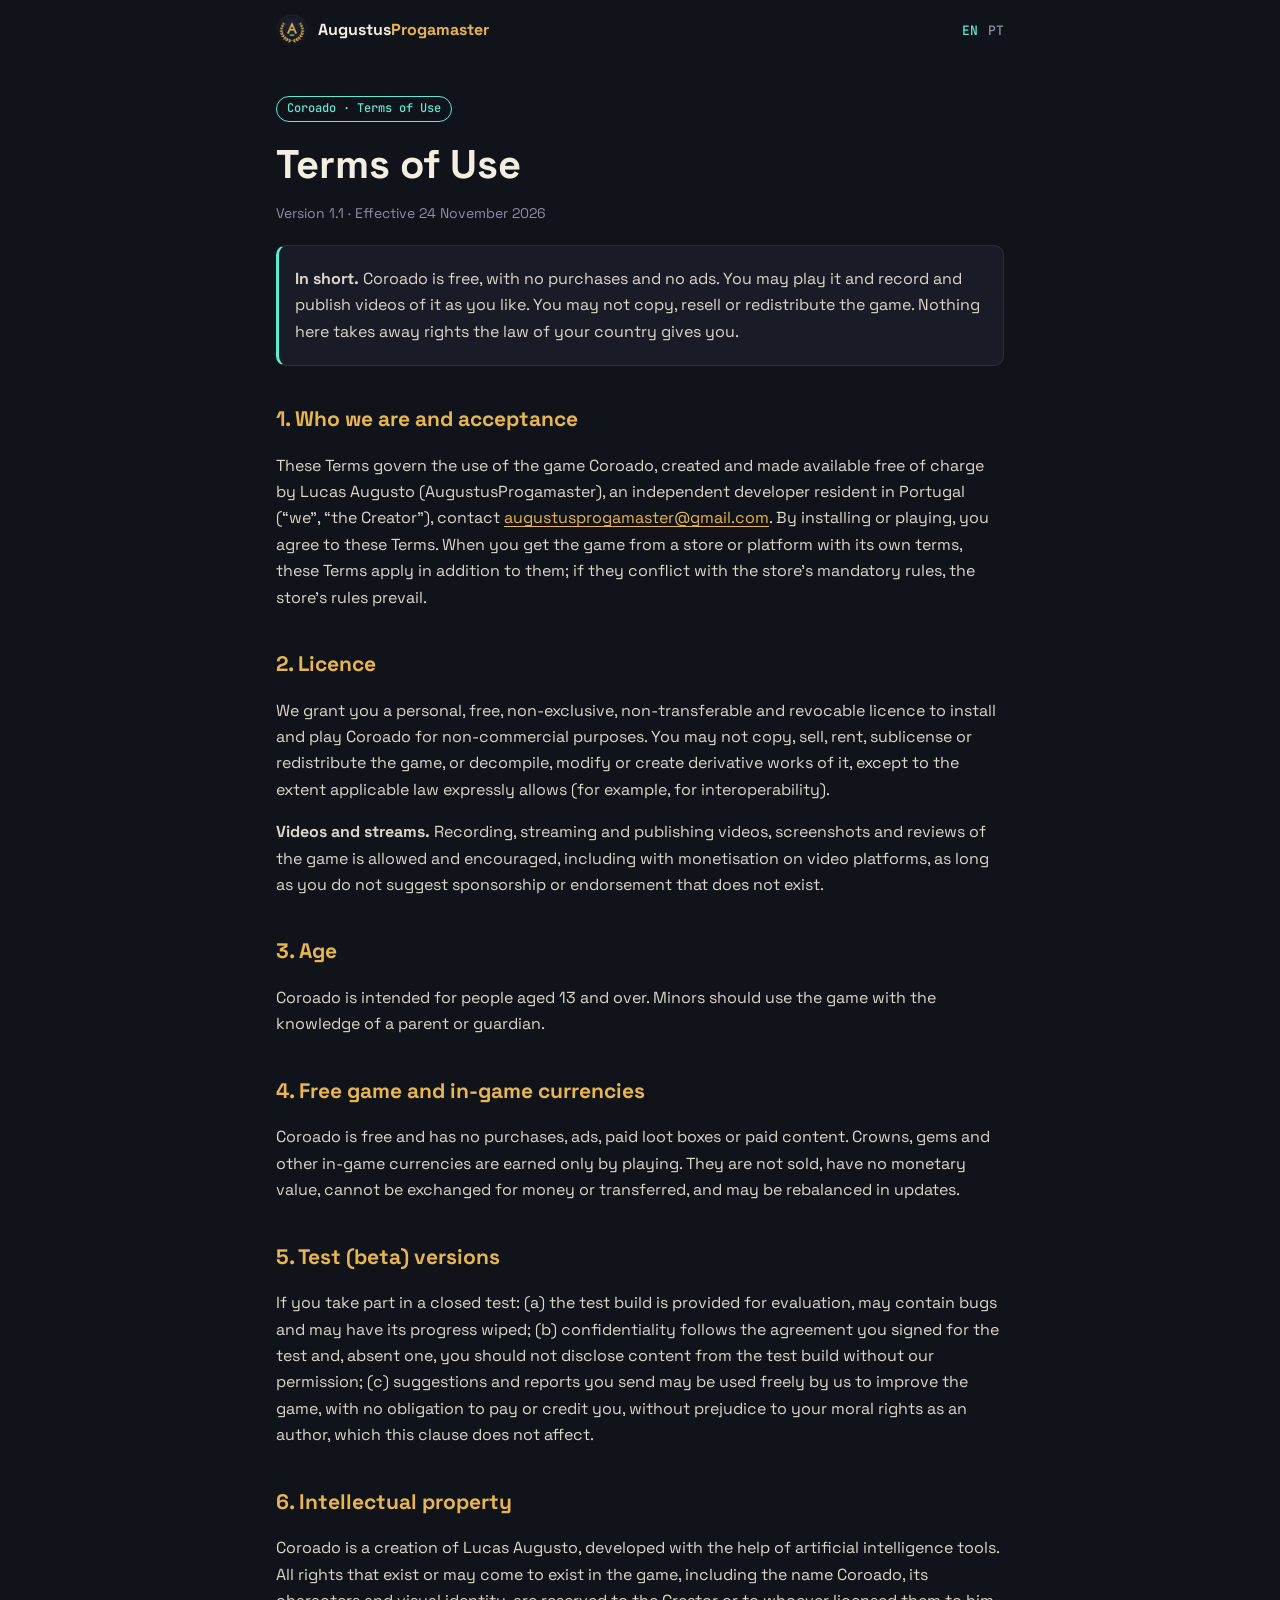
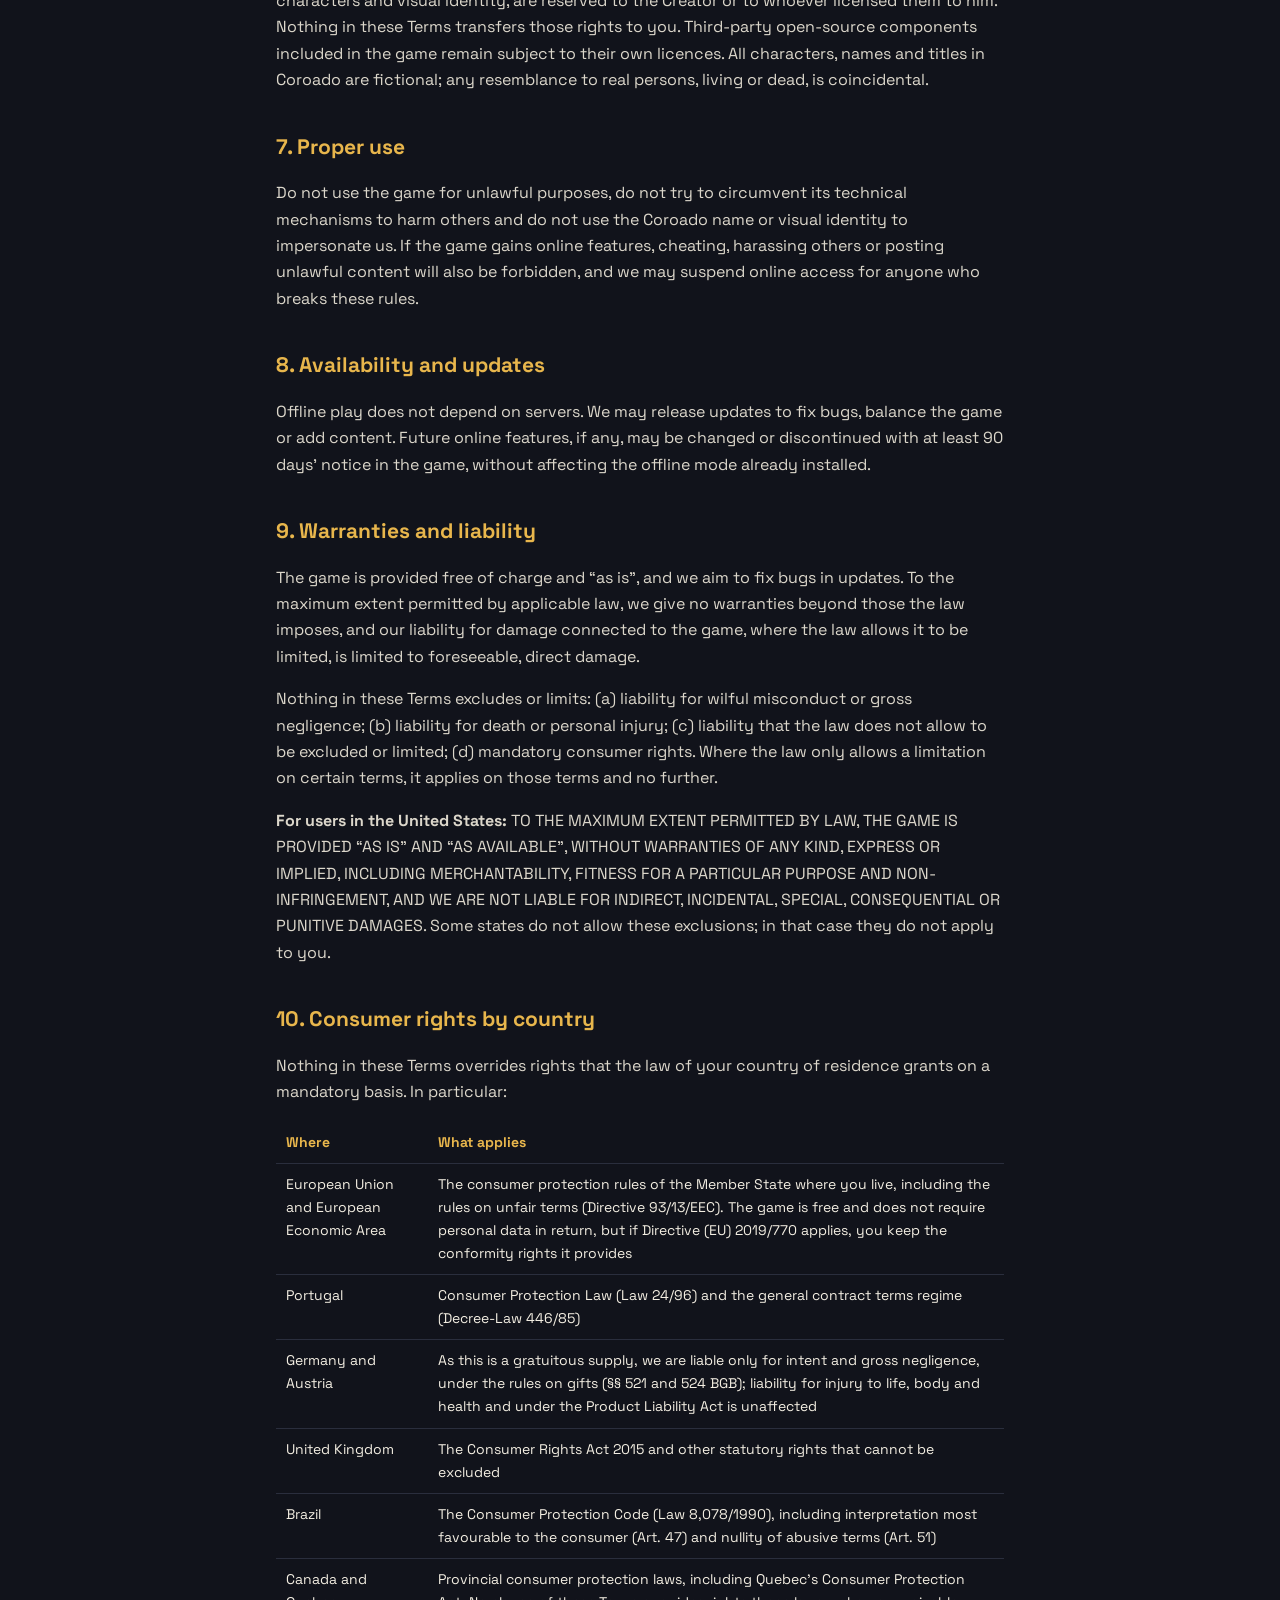
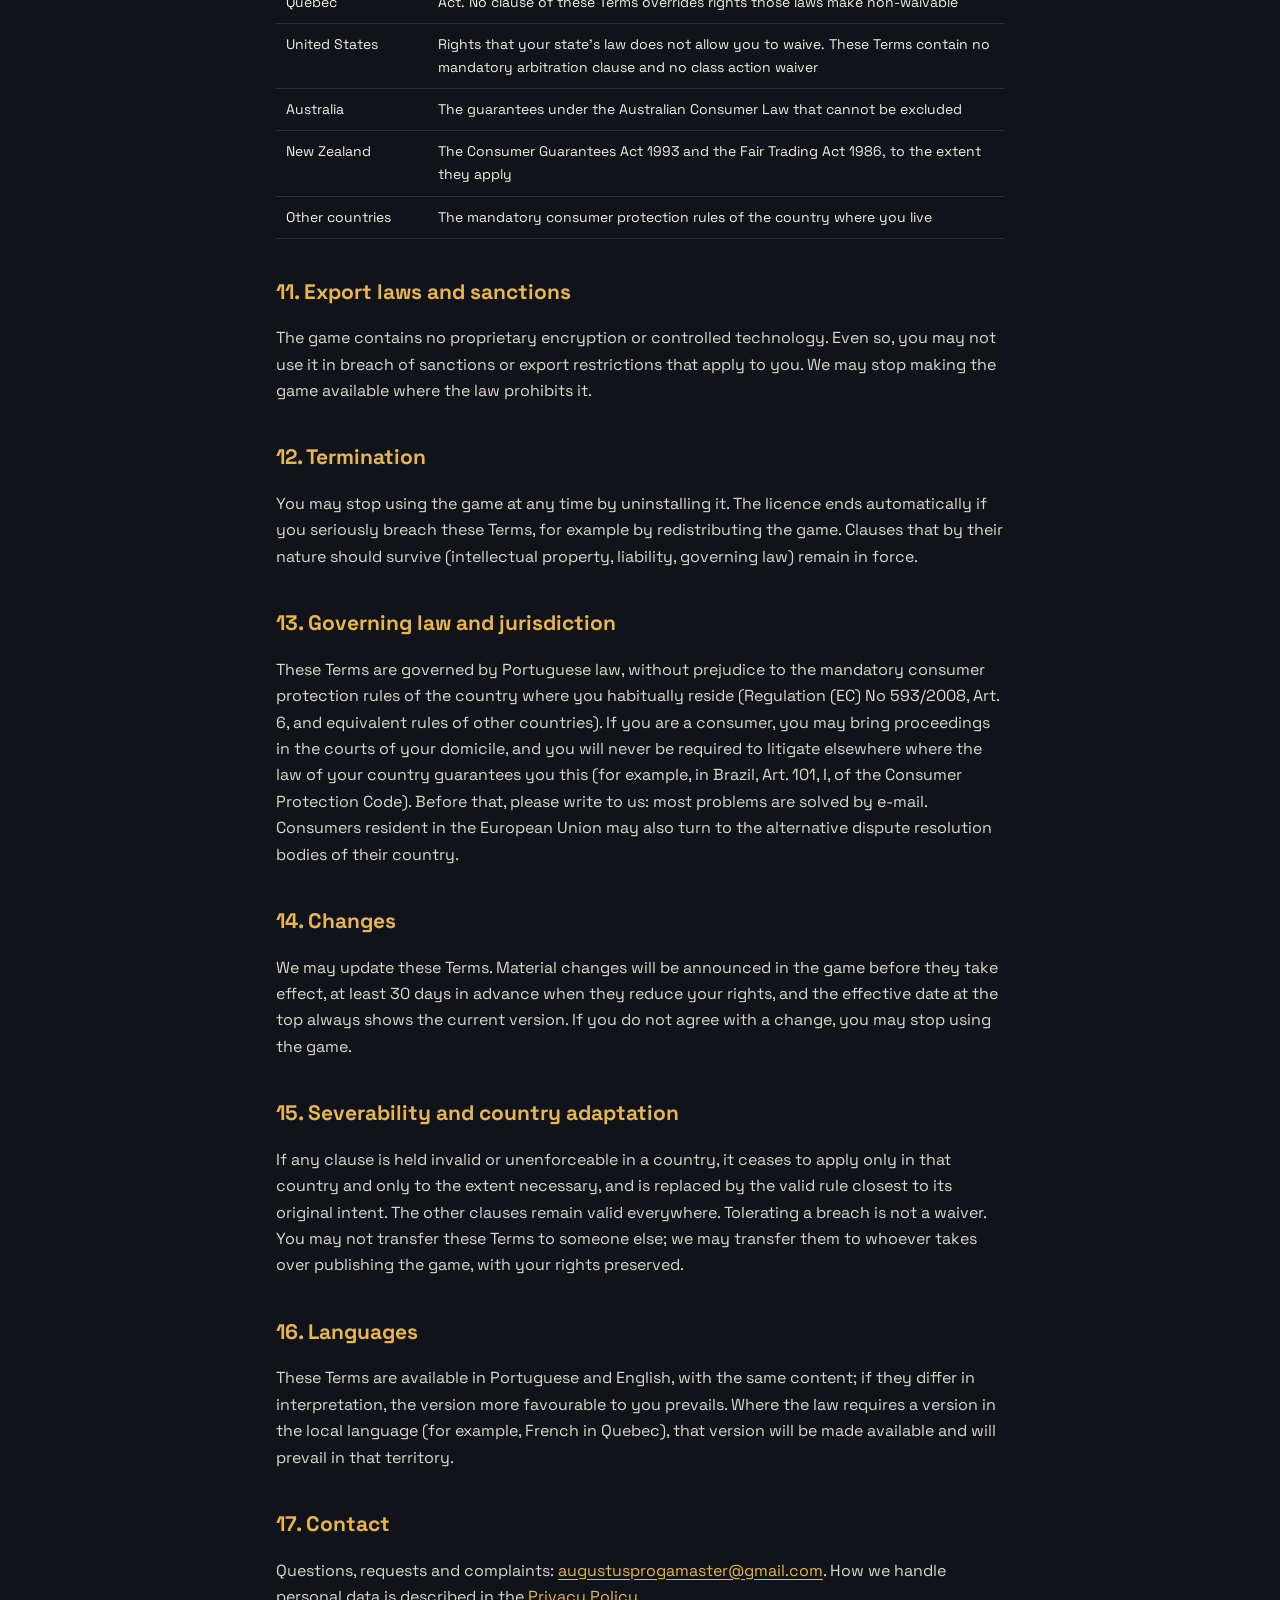
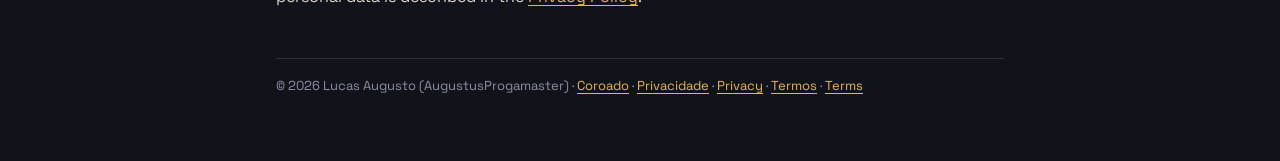
<file: coroado/terms/index.html>
<!DOCTYPE html>
<html lang="en">
<head>
<meta charset="utf-8">
<meta name="viewport" content="width=device-width, initial-scale=1">
<title>Terms of Use · Coroado</title>
<meta name="theme-color" content="#11131b">
<link rel="icon" href="../../assets/coroado-icon.svg" type="image/svg+xml">
<link rel="stylesheet" href="../../assets/site.css">
</head>
<body>
<header class="top"><a class="brand" href="../../"><img src="../../assets/augustus.png" alt=""><span>Augustus<b>Progamaster</b></span></a><nav class="lang"><a aria-current="page">EN</a><a href="../termos/" hreflang="pt">PT</a></nav></header>
<main class="wrap">
<p class="badge">Coroado · Terms of Use</p>
<h1>Terms of Use</h1>
<p class="muted">Version 1.1 · Effective 24 November 2026</p>

<div class="summary">
  <p><b>In short.</b> Coroado is free, with no purchases and no ads. You may play it and record and publish videos of it as you like. You may not copy, resell or redistribute the game. Nothing here takes away rights the law of your country gives you.</p>
</div>

<h2>1. Who we are and acceptance</h2>
<p>These Terms govern the use of the game Coroado, created and made available free of charge by Lucas Augusto (AugustusProgamaster), an independent developer resident in Portugal (“we”, “the Creator”), contact <a href="mailto:augustusprogamaster@gmail.com">augustusprogamaster@gmail.com</a>. By installing or playing, you agree to these Terms. When you get the game from a store or platform with its own terms, these Terms apply in addition to them; if they conflict with the store’s mandatory rules, the store’s rules prevail.</p>

<h2>2. Licence</h2>
<p>We grant you a personal, free, non-exclusive, non-transferable and revocable licence to install and play Coroado for non-commercial purposes. You may not copy, sell, rent, sublicense or redistribute the game, or decompile, modify or create derivative works of it, except to the extent applicable law expressly allows (for example, for interoperability).</p>
<p><b>Videos and streams.</b> Recording, streaming and publishing videos, screenshots and reviews of the game is allowed and encouraged, including with monetisation on video platforms, as long as you do not suggest sponsorship or endorsement that does not exist.</p>

<h2>3. Age</h2>
<p>Coroado is intended for people aged 13 and over. Minors should use the game with the knowledge of a parent or guardian.</p>

<h2>4. Free game and in-game currencies</h2>
<p>Coroado is free and has no purchases, ads, paid loot boxes or paid content. Crowns, gems and other in-game currencies are earned only by playing. They are not sold, have no monetary value, cannot be exchanged for money or transferred, and may be rebalanced in updates.</p>

<h2>5. Test (beta) versions</h2>
<p>If you take part in a closed test: (a) the test build is provided for evaluation, may contain bugs and may have its progress wiped; (b) confidentiality follows the agreement you signed for the test and, absent one, you should not disclose content from the test build without our permission; (c) suggestions and reports you send may be used freely by us to improve the game, with no obligation to pay or credit you, without prejudice to your moral rights as an author, which this clause does not affect.</p>

<h2>6. Intellectual property</h2>
<p>Coroado is a creation of Lucas Augusto, developed with the help of artificial intelligence tools. All rights that exist or may come to exist in the game, including the name Coroado, its characters and visual identity, are reserved to the Creator or to whoever licensed them to him. Nothing in these Terms transfers those rights to you. Third-party open-source components included in the game remain subject to their own licences. All characters, names and titles in Coroado are fictional; any resemblance to real persons, living or dead, is coincidental.</p>

<h2>7. Proper use</h2>
<p>Do not use the game for unlawful purposes, do not try to circumvent its technical mechanisms to harm others and do not use the Coroado name or visual identity to impersonate us. If the game gains online features, cheating, harassing others or posting unlawful content will also be forbidden, and we may suspend online access for anyone who breaks these rules.</p>

<h2>8. Availability and updates</h2>
<p>Offline play does not depend on servers. We may release updates to fix bugs, balance the game or add content. Future online features, if any, may be changed or discontinued with at least 90 days’ notice in the game, without affecting the offline mode already installed.</p>

<h2>9. Warranties and liability</h2>
<p>The game is provided free of charge and “as is”, and we aim to fix bugs in updates. To the maximum extent permitted by applicable law, we give no warranties beyond those the law imposes, and our liability for damage connected to the game, where the law allows it to be limited, is limited to foreseeable, direct damage.</p>
<p>Nothing in these Terms excludes or limits: (a) liability for wilful misconduct or gross negligence; (b) liability for death or personal injury; (c) liability that the law does not allow to be excluded or limited; (d) mandatory consumer rights. Where the law only allows a limitation on certain terms, it applies on those terms and no further.</p>
<p><b>For users in the United States:</b> TO THE MAXIMUM EXTENT PERMITTED BY LAW, THE GAME IS PROVIDED “AS IS” AND “AS AVAILABLE”, WITHOUT WARRANTIES OF ANY KIND, EXPRESS OR IMPLIED, INCLUDING MERCHANTABILITY, FITNESS FOR A PARTICULAR PURPOSE AND NON-INFRINGEMENT, AND WE ARE NOT LIABLE FOR INDIRECT, INCIDENTAL, SPECIAL, CONSEQUENTIAL OR PUNITIVE DAMAGES. Some states do not allow these exclusions; in that case they do not apply to you.</p>

<h2>10. Consumer rights by country</h2>
<p>Nothing in these Terms overrides rights that the law of your country of residence grants on a mandatory basis. In particular:</p>
<table>
  <tr><th>Where</th><th>What applies</th></tr>
  <tr><td>European Union and European Economic Area</td><td>The consumer protection rules of the Member State where you live, including the rules on unfair terms (Directive 93/13/EEC). The game is free and does not require personal data in return, but if Directive (EU) 2019/770 applies, you keep the conformity rights it provides</td></tr>
  <tr><td>Portugal</td><td>Consumer Protection Law (Law 24/96) and the general contract terms regime (Decree-Law 446/85)</td></tr>
  <tr><td>Germany and Austria</td><td>As this is a gratuitous supply, we are liable only for intent and gross negligence, under the rules on gifts (§§ 521 and 524 BGB); liability for injury to life, body and health and under the Product Liability Act is unaffected</td></tr>
  <tr><td>United Kingdom</td><td>The Consumer Rights Act 2015 and other statutory rights that cannot be excluded</td></tr>
  <tr><td>Brazil</td><td>The Consumer Protection Code (Law 8,078/1990), including interpretation most favourable to the consumer (Art. 47) and nullity of abusive terms (Art. 51)</td></tr>
  <tr><td>Canada and Quebec</td><td>Provincial consumer protection laws, including Quebec’s Consumer Protection Act. No clause of these Terms overrides rights those laws make non-waivable</td></tr>
  <tr><td>United States</td><td>Rights that your state’s law does not allow you to waive. These Terms contain no mandatory arbitration clause and no class action waiver</td></tr>
  <tr><td>Australia</td><td>The guarantees under the Australian Consumer Law that cannot be excluded</td></tr>
  <tr><td>New Zealand</td><td>The Consumer Guarantees Act 1993 and the Fair Trading Act 1986, to the extent they apply</td></tr>
  <tr><td>Other countries</td><td>The mandatory consumer protection rules of the country where you live</td></tr>
</table>

<h2>11. Export laws and sanctions</h2>
<p>The game contains no proprietary encryption or controlled technology. Even so, you may not use it in breach of sanctions or export restrictions that apply to you. We may stop making the game available where the law prohibits it.</p>

<h2>12. Termination</h2>
<p>You may stop using the game at any time by uninstalling it. The licence ends automatically if you seriously breach these Terms, for example by redistributing the game. Clauses that by their nature should survive (intellectual property, liability, governing law) remain in force.</p>

<h2>13. Governing law and jurisdiction</h2>
<p>These Terms are governed by Portuguese law, without prejudice to the mandatory consumer protection rules of the country where you habitually reside (Regulation (EC) No 593/2008, Art. 6, and equivalent rules of other countries). If you are a consumer, you may bring proceedings in the courts of your domicile, and you will never be required to litigate elsewhere where the law of your country guarantees you this (for example, in Brazil, Art. 101, I, of the Consumer Protection Code). Before that, please write to us: most problems are solved by e-mail. Consumers resident in the European Union may also turn to the alternative dispute resolution bodies of their country.</p>

<h2>14. Changes</h2>
<p>We may update these Terms. Material changes will be announced in the game before they take effect, at least 30 days in advance when they reduce your rights, and the effective date at the top always shows the current version. If you do not agree with a change, you may stop using the game.</p>

<h2>15. Severability and country adaptation</h2>
<p>If any clause is held invalid or unenforceable in a country, it ceases to apply only in that country and only to the extent necessary, and is replaced by the valid rule closest to its original intent. The other clauses remain valid everywhere. Tolerating a breach is not a waiver. You may not transfer these Terms to someone else; we may transfer them to whoever takes over publishing the game, with your rights preserved.</p>

<h2>16. Languages</h2>
<p>These Terms are available in Portuguese and English, with the same content; if they differ in interpretation, the version more favourable to you prevails. Where the law requires a version in the local language (for example, French in Quebec), that version will be made available and will prevail in that territory.</p>

<h2>17. Contact</h2>
<p>Questions, requests and complaints: <a href="mailto:augustusprogamaster@gmail.com">augustusprogamaster@gmail.com</a>. How we handle personal data is described in the <a href="../privacy/">Privacy Policy</a>.</p>

<footer>© 2026 Lucas Augusto (AugustusProgamaster) · <a href="../../coroado/">Coroado</a> · <a href="../../coroado/privacidade/">Privacidade</a> · <a href="../../coroado/privacy/">Privacy</a> · <a href="../../coroado/termos/">Termos</a> · <a href="../../coroado/terms/">Terms</a></footer>
</main>
</body>
</html>
</file>
<file: assets/site.css>
@font-face { font-family: 'Space Grotesk'; font-weight: 400; font-display: swap; src: url(space-grotesk-latin-400-normal.woff2) format('woff2'); }
@font-face { font-family: 'Space Grotesk'; font-weight: 700; font-display: swap; src: url(space-grotesk-latin-700-normal.woff2) format('woff2'); }
@font-face { font-family: 'JetBrains Mono'; font-weight: 500; font-display: swap; src: url(jetbrains-mono-latin-500-normal.woff2) format('woff2'); }
:root { --ink: #11131b; --panel: #191c27; --line: #2a2e3d; --gold: #e8b64c; --mint: #5eead4; --ivory: #f3eee2; --grey: #8a8fa3; }
* { box-sizing: border-box; }
html { -webkit-text-size-adjust: 100%; }
body { margin: 0; background: var(--ink); color: var(--ivory); font: 16px/1.65 'Space Grotesk', system-ui, -apple-system, 'Segoe UI', Roboto, sans-serif; }
a { color: var(--gold); text-underline-offset: 3px; }
a:hover { color: var(--ivory); }
.wrap { max-width: 760px; margin: 0 auto; padding: 24px 16px 64px; }
header.top { display: flex; align-items: center; justify-content: space-between; gap: 12px; padding: 14px 16px; max-width: 760px; margin: 0 auto; }
header.top .brand { display: flex; align-items: center; gap: 10px; color: var(--ivory); text-decoration: none; font-weight: 700; }
header.top .brand img { width: 32px; height: 32px; border-radius: 50%; }
header.top .brand b { color: var(--gold); font-weight: 700; }
nav.lang a { font-family: 'JetBrains Mono', monospace; font-size: 13px; color: var(--grey); text-decoration: none; margin-left: 10px; }
nav.lang a[aria-current] { color: var(--mint); }
.mono { font-family: 'JetBrains Mono', ui-monospace, monospace; color: var(--mint); }
h1 { font-size: clamp(28px, 6vw, 40px); line-height: 1.15; margin: 8px 0 6px; }
h2 { font-size: 21px; margin: 36px 0 8px; color: var(--gold); }
h3 { font-size: 17px; margin: 22px 0 6px; }
p, li { color: #dcd7cb; }
.muted { color: var(--grey); font-size: 14px; }
.summary { background: var(--panel); border: 1px solid var(--line); border-left: 3px solid var(--mint); border-radius: 10px; padding: 14px 16px; margin: 20px 0; }
.summary p { margin: 6px 0; }
table { width: 100%; border-collapse: collapse; margin: 12px 0; font-size: 14px; display: block; overflow-x: auto; }
th, td { text-align: left; vertical-align: top; border-bottom: 1px solid var(--line); padding: 9px 10px; }
th { color: var(--gold); font-weight: 700; white-space: nowrap; }
.toc { columns: 2; column-gap: 24px; font-size: 14px; padding-left: 18px; }
@media (max-width: 560px) { .toc { columns: 1; } }
footer { border-top: 1px solid var(--line); margin-top: 48px; padding-top: 16px; font-size: 13px; color: var(--grey); }
.hero { text-align: center; padding: 36px 0 8px; }
.hero .avatar { width: 128px; height: 128px; border-radius: 50%; border: 2px solid var(--gold); }
.card { display: block; background: var(--panel); border: 1px solid var(--line); border-radius: 14px; overflow: hidden; text-decoration: none; color: inherit; margin: 18px 0; }
.card:hover { border-color: var(--gold); color: inherit; }
.card img { width: 100%; display: block; }
.card .body { padding: 14px 16px; }
.card .body h3 { margin: 0 0 4px; color: var(--gold); }
.card .body p { margin: 0; }
.btns { display: flex; flex-wrap: wrap; gap: 10px; justify-content: center; margin: 18px 0; }
.btn { display: inline-flex; align-items: center; gap: 8px; padding: 10px 16px; border-radius: 10px; border: 1px solid var(--line); background: var(--panel); color: var(--ivory); text-decoration: none; font-weight: 700; }
.btn:hover { border-color: var(--gold); color: var(--ivory); }
.btn.gold { background: var(--gold); color: var(--ink); border-color: var(--gold); }
.badge { display: inline-block; font-family: 'JetBrains Mono', monospace; font-size: 12px; color: var(--mint); border: 1px solid var(--mint); border-radius: 999px; padding: 2px 10px; }
@media (max-width: 560px) {
  table, tbody, tr, td { display: block; width: 100%; }
  tr:first-child { display: none; }
  tr { border-bottom: 1px solid var(--line); padding: 10px 0; }
  td { border: 0; padding: 2px 0; }
  td:first-child { color: var(--gold); font-weight: 700; }
  td + td::before { content: ''; }
}
</file>
